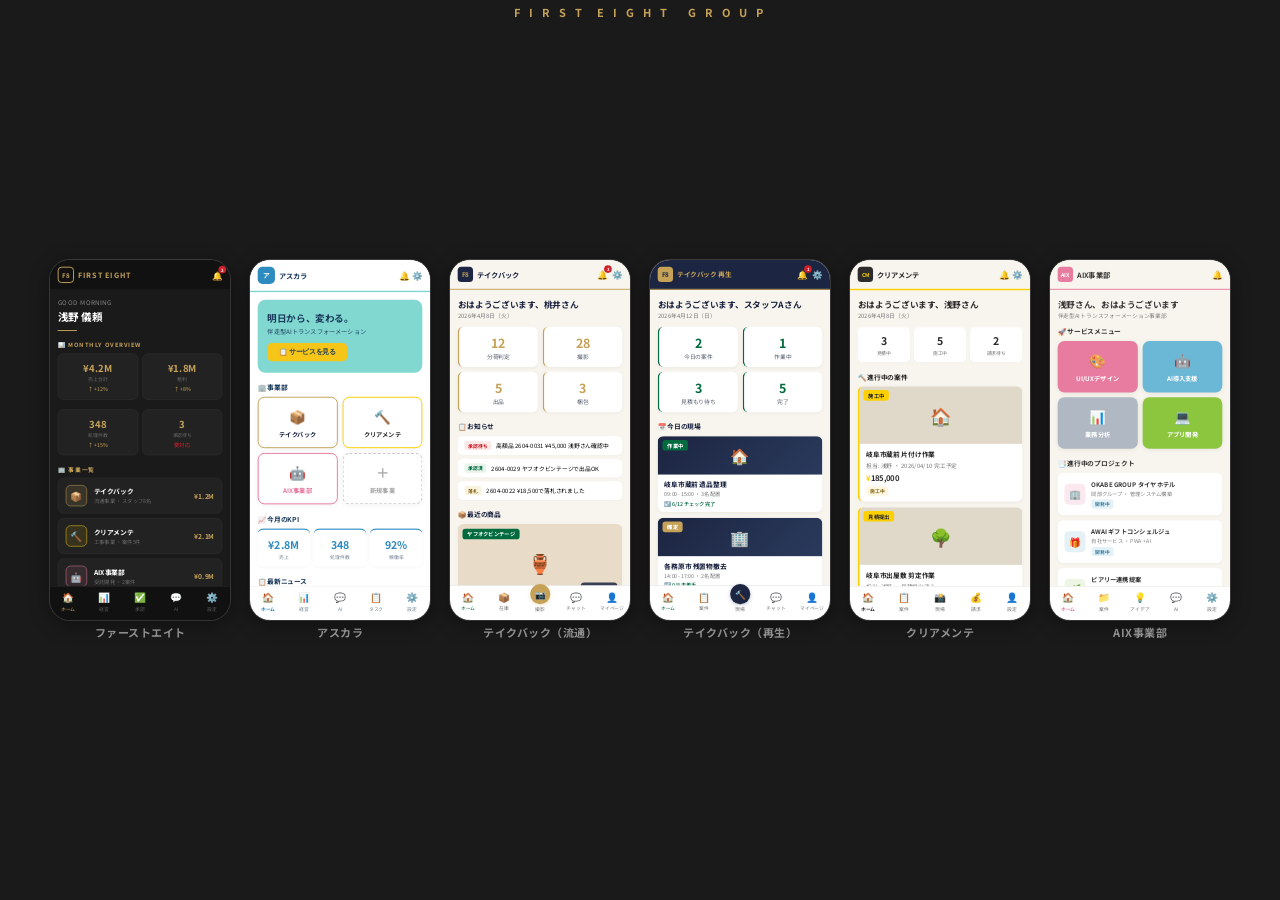
<file: demo.html>
<!DOCTYPE html>
<html lang="ja">
<head>
<meta charset="UTF-8">
<meta name="viewport" content="width=device-width, initial-scale=1.0, viewport-fit=cover">
<title>ファーストエイトグループ</title>
<link rel="preconnect" href="https://fonts.googleapis.com">
<link rel="preconnect" href="https://fonts.gstatic.com" crossorigin>
<link href="https://fonts.googleapis.com/css2?family=Noto+Sans+JP:wght@400;500;700&display=swap" rel="stylesheet">
<style>
* { margin: 0; padding: 0; box-sizing: border-box; }
body {
  font-family: 'Noto Sans JP', sans-serif;
  background: #1a1a1a;
  min-height: 100dvh;
  display: flex; flex-direction: column;
  align-items: center; justify-content: center;
  overflow: hidden;
}
/* 一覧モード */
.showcase {
  display: flex; align-items: flex-end; justify-content: center;
  gap: 12px; padding: 12px;
  width: 100%; max-width: 100vw;
  transition: opacity 0.3s;
}
.showcase.hidden { opacity: 0; pointer-events: none; position: absolute; }
.showcase-title {
  position: fixed; top: 12px; left: 0; right: 0;
  text-align: center; color: #C5A258; font-size: 14px; font-weight: 700;
  letter-spacing: 3px; z-index: 10;
}
.phone-wrap {
  cursor: pointer; transition: transform 0.3s;
  flex-shrink: 0;
}
.phone-wrap:hover { transform: scale(1.02); }
.phone-wrap:active { transform: scale(0.98); }
.phone {
  width: 140px; height: 280px;
  border-radius: 16px; overflow: hidden;
  box-shadow: 0 4px 20px rgba(0,0,0,0.4), 0 0 0 1px #444;
  position: relative; flex-shrink: 0;
}
.phone-label {
  text-align: center; font-size: 9px; font-weight: 700; color: #999;
  margin-top: 6px; letter-spacing: 0.5px;
}
.phone-inner {
  width: 375px; height: 750px;
  transform: scale(0.3733); /* 140/375 */
  transform-origin: top left;
  overflow-y: auto;
  -webkit-overflow-scrolling: touch;
}

/* 拡大モード */
.detail-view {
  position: fixed; top: 0; left: 0; right: 0; bottom: 0;
  display: flex; align-items: center; justify-content: center;
  background: rgba(0,0,0,0.95);
  z-index: 100;
  opacity: 0; pointer-events: none;
  transition: opacity 0.3s;
}
.detail-view.active { opacity: 1; pointer-events: auto; }
.detail-phone {
  width: 320px; height: 640px;
  border-radius: 32px; overflow: hidden;
  box-shadow: 0 8px 40px rgba(0,0,0,0.5), 0 0 0 2px #444;
  position: relative;
}
.detail-phone .phone-inner {
  width: 375px; height: 750px;
  transform: scale(0.8533); /* 320/375 */
  transform-origin: top left;
  overflow-y: auto;
}
.detail-label {
  text-align: center; color: #C5A258; font-size: 16px; font-weight: 700;
  margin-top: 16px; letter-spacing: 2px;
}
.detail-close {
  position: fixed; top: 16px; right: 20px;
  background: none; border: none; color: #888; font-size: 28px;
  cursor: pointer; z-index: 110;
}
.detail-close:active { color: #C5A258; }
.detail-hint {
  position: fixed; bottom: 16px; left: 0; right: 0;
  text-align: center; color: #555; font-size: 11px;
}

/* 横画面最適化 */
@media (orientation: landscape) {
  .showcase { gap: 10px; padding: 8px; align-items: center; }
  .showcase-title { font-size: 11px; top: 4px; }
  .phone { width: 120px; height: 240px; border-radius: 14px; }
  .phone-inner { transform: scale(0.32); }
  .phone-label { font-size: 8px; margin-top: 4px; }
  .detail-phone { width: 280px; height: 560px; border-radius: 28px; }
  .detail-phone .phone-inner { transform: scale(0.7467); }
}

/* PC表示 */
@media (min-width: 900px) {
  .phone { width: 180px; height: 360px; border-radius: 20px; }
  .phone-inner { transform: scale(0.48); }
  .phone-label { font-size: 11px; }
  .showcase { gap: 20px; }
  .detail-phone { width: 375px; height: 750px; border-radius: 40px; }
  .detail-phone .phone-inner { transform: scale(1); }
}
/* ============ EXECUTIVE ============ */
.ex { background: #1A1A1A; }
.ex .hdr {
  padding: 14px 16px; display: flex; align-items: center; justify-content: space-between;
  background: #111; position: sticky; top: 0; z-index: 10;
  border-bottom: 1px solid #333;
}
.ex .hdr-logo {
  width: 34px; height: 34px; border-radius: 8px; background: transparent;
  border: 2px solid #C5A258; color: #C5A258;
  display: flex; align-items: center; justify-content: center; font-size: 13px; font-weight: 700;
}
.ex .hdr-title { font-size: 15px; font-weight: 700; color: #C5A258; margin-left: 8px; letter-spacing: 2px; }
.ex .hdr-left { display: flex; align-items: center; }
.ex .hdr-right { display: flex; gap: 8px; font-size: 18px; }
.ex .notif-dot { position: relative; }
.ex .notif-dot::after {
  content: '2'; position: absolute; top: -6px; right: -8px;
  background: #CE2029; color: #fff; font-size: 9px; font-weight: 700;
  width: 16px; height: 16px; border-radius: 50%;
  display: flex; align-items: center; justify-content: center;
}
.ex .body { padding: 16px; }
.ex .greeting { font-size: 13px; color: #888; letter-spacing: 1px; }
.ex .name { font-size: 22px; font-weight: 700; color: #fff; margin-top: 4px; }
.ex .gold-line { width: 40px; height: 2px; background: #C5A258; margin: 12px 0 20px; }
.ex .section-title { font-size: 12px; font-weight: 700; color: #C5A258; margin-bottom: 10px; letter-spacing: 2px; text-transform: uppercase; }

/* KPI */
.ex .kpi-row { display: flex; gap: 8px; margin-bottom: 20px; }
.ex .kpi {
  flex: 1; background: #222; border-radius: 12px; padding: 14px; text-align: center;
  border: 1px solid #333;
}
.ex .kpi-num { font-size: 20px; font-weight: 700; color: #C5A258; }
.ex .kpi-sub { font-size: 10px; color: #666; margin-top: 2px; }
.ex .kpi-change { font-size: 11px; margin-top: 4px; }
.ex .kpi-up { color: #C5A258; }
.ex .kpi-down { color: #CE2029; }

/* 事業カード */
.ex .biz-list { display: flex; flex-direction: column; gap: 10px; margin-bottom: 20px; }
.ex .biz-card {
  background: #222; border-radius: 12px; padding: 14px 16px;
  border: 1px solid #333; display: flex; align-items: center; gap: 14px;
}
.ex .biz-icon {
  width: 44px; height: 44px; border-radius: 10px;
  display: flex; align-items: center; justify-content: center;
  font-size: 20px; flex-shrink: 0;
}
.ex .bi-tb { background: rgba(197,162,88,0.15); border: 1px solid #C5A258; }
.ex .bi-cm { background: rgba(253,209,0,0.1); border: 1px solid #FDD100; }
.ex .bi-aix { background: rgba(232,124,160,0.1); border: 1px solid #E87CA0; }
.ex .bi-ash { background: rgba(46,139,192,0.1); border: 1px solid #2E8BC0; }
.ex .biz-info { flex: 1; }
.ex .biz-name { font-size: 14px; font-weight: 700; color: #fff; }
.ex .biz-meta { font-size: 11px; color: #666; margin-top: 2px; }
.ex .biz-amount { font-size: 14px; font-weight: 700; color: #C5A258; text-align: right; }

/* 承認待ち */
.ex .approval-card {
  background: #222; border-radius: 10px; padding: 12px 14px; margin-bottom: 8px;
  border-left: 3px solid #CE2029;
  display: flex; align-items: center; gap: 10px;
}
.ex .approval-badge {
  font-size: 10px; font-weight: 700; padding: 2px 8px; border-radius: 5px;
  background: rgba(206,32,41,0.15); color: #CE2029; white-space: nowrap;
}
.ex .approval-text { font-size: 12px; color: #ccc; }

.ex .bnav {
  position: absolute; bottom: 0; left: 0; right: 0;
  display: flex; background: #111; border-top: 1px solid #333;
  padding: 8px 0 16px;
}
.ex .bnav-item {
  flex: 1; display: flex; flex-direction: column; align-items: center;
  font-size: 10px; color: #555; gap: 2px;
}
.ex .bnav-item.active { color: #C5A258; }
.ex .bnav-icon { font-size: 20px; }

/* ============ FIRSTEIGHT (本体) ============ */
.f8 { background: #ffffff; }
.f8 .hdr {
  padding: 14px 16px; display: flex; align-items: center; justify-content: space-between;
  background: #ffffff; position: sticky; top: 0; z-index: 10;
  border-bottom: 3px solid #81D8D0;
}
.f8 .hdr-logo {
  width: 36px; height: 36px; border-radius: 10px;
  background: #2E8BC0; color: #fff;
  display: flex; align-items: center; justify-content: center; font-size: 14px; font-weight: 700;
}
.f8 .hdr-title { font-size: 15px; font-weight: 700; color: #1a3a5c; margin-left: 8px; }
.f8 .hdr-left { display: flex; align-items: center; }
.f8 .hdr-right { display: flex; gap: 8px; font-size: 18px; }
.f8 .body { padding: 16px; }
.f8 .hero {
  background: #81D8D0;
  border-radius: 16px; padding: 24px 20px; color: #1a3a5c; margin-bottom: 20px;
  position: relative; overflow: hidden;
}
.f8 .hero h2 { font-size: 20px; font-weight: 700; }
.f8 .hero p { font-size: 13px; opacity: 0.9; margin-top: 4px; }
.f8 .hero-cta {
  display: inline-block; margin-top: 14px; padding: 10px 24px;
  background: #F5C518; color: #1a3a5c; border-radius: 10px;
  font-size: 14px; font-weight: 700; border: none;
}
.f8 .section-title { font-size: 14px; font-weight: 700; color: #1a3a5c; margin-bottom: 10px; }
.f8 .division-grid { display: grid; grid-template-columns: 1fr 1fr; gap: 10px; margin-bottom: 20px; }
.f8 .div-card {
  border-radius: 14px; padding: 18px 14px; text-align: center;
  font-size: 13px; font-weight: 700;
  box-shadow: 0 2px 10px rgba(0,0,0,0.06);
}
.f8 .div-icon { font-size: 28px; margin-bottom: 8px; }
.f8 .d-tb { background: #fff; border: 2px solid #C5A258; color: #1C2541; }
.f8 .d-cm { background: #fff; border: 2px solid #FDD100; color: #2C2C2C; }
.f8 .d-aix { background: #fff; border: 2px solid #E87CA0; color: #E87CA0; }
.f8 .d-new { background: #fff; border: 2px dashed #ccc; color: #aaa; }
.f8 .kpi-row { display: flex; gap: 8px; margin-bottom: 20px; }
.f8 .kpi {
  flex: 1; background: #fff; border-radius: 12px; padding: 14px; text-align: center;
  box-shadow: 0 2px 8px rgba(0,0,0,0.04);
  border-top: 3px solid #2E8BC0;
}
.f8 .kpi-num { font-size: 22px; font-weight: 700; color: #2E8BC0; }
.f8 .kpi-label { font-size: 10px; color: #7a8a9a; margin-top: 2px; }
.f8 .news-item {
  background: #fff; border-radius: 10px; padding: 12px 14px; margin-bottom: 8px;
  display: flex; align-items: center; gap: 10px; font-size: 12px;
  box-shadow: 0 1px 4px rgba(0,0,0,0.04);
}
.f8 .news-badge {
  font-size: 10px; font-weight: 700; padding: 2px 8px; border-radius: 5px; white-space: nowrap;
}
.f8 .nb-blue { background: #e0f2fa; color: #2E8BC0; }
.f8 .nb-yellow { background: #F5C518; color: #1a3a5c; font-weight: 700; }
.f8 .nb-tiffany { background: #e0f6f4; color: #2a8a82; }

.f8 .bnav {
  position: absolute; bottom: 0; left: 0; right: 0;
  display: flex; background: #fff; border-top: 1px solid #e8eaee;
  padding: 8px 0 16px;
}
.f8 .bnav-item {
  flex: 1; display: flex; flex-direction: column; align-items: center;
  font-size: 10px; color: #7a8a9a; gap: 2px;
}
.f8 .bnav-item.active { color: #2E8BC0; font-weight: 700; }
.f8 .bnav-icon { font-size: 20px; }

/* ============ TAKEBACK ============ */
.tb { background: #F8F5EE; }
.tb .hdr {
  padding: 14px 16px; display: flex; align-items: center; justify-content: space-between;
  border-bottom: 2px solid #C5A258; background: #F8F5EE; position: sticky; top: 0; z-index: 10;
}
.tb .hdr-logo {
  width: 32px; height: 32px; border-radius: 8px; background: #1C2541; color: #C5A258;
  display: flex; align-items: center; justify-content: center; font-size: 13px; font-weight: 700;
}
.tb .hdr-title { font-size: 15px; font-weight: 700; color: #1C2541; margin-left: 8px; }
.tb .hdr-left { display: flex; align-items: center; }
.tb .hdr-right { display: flex; gap: 8px; font-size: 18px; }
.tb .notif-dot { position: relative; }
.tb .notif-dot::after {
  content: '3'; position: absolute; top: -6px; right: -8px;
  background: #CE2029; color: #fff; font-size: 9px; font-weight: 700;
  width: 16px; height: 16px; border-radius: 50%;
  display: flex; align-items: center; justify-content: center;
}
.tb .body { padding: 16px; }
.tb .greeting { font-size: 18px; font-weight: 700; color: #1C2541; }
.tb .date { font-size: 12px; color: #7a7a7a; margin-top: 2px; margin-bottom: 16px; }
.tb .stats { display: grid; grid-template-columns: 1fr 1fr; gap: 10px; margin-bottom: 20px; }
.tb .stat {
  background: #fff; border-radius: 12px; padding: 14px; text-align: center;
  box-shadow: 0 2px 8px rgba(28,37,65,0.06);
  border-left: 3px solid #C5A258;
}
.tb .stat-num { font-size: 26px; font-weight: 700; color: #C5A258; }
.tb .stat-label { font-size: 12px; color: #5a6272; margin-top: 2px; }
.tb .section-title { font-size: 14px; font-weight: 700; color: #1C2541; margin-bottom: 10px; }

/* 商品カード with image */
.tb .product-card {
  background: #fff; border-radius: 12px; overflow: hidden;
  box-shadow: 0 2px 8px rgba(28,37,65,0.06); margin-bottom: 12px;
}
.tb .product-img {
  width: 100%; height: 160px; object-fit: cover;
  background: #e8dcc8;
  display: flex; align-items: center; justify-content: center;
  color: #8a7a5a; font-size: 40px; position: relative;
}
.tb .product-img .channel-tag {
  position: absolute; top: 10px; left: 10px;
  background: #006B3F; color: #fff; padding: 3px 10px; border-radius: 6px;
  font-size: 11px; font-weight: 700;
}
.tb .product-img .price-tag {
  position: absolute; bottom: 10px; right: 10px;
  background: rgba(28,37,65,0.85); color: #C5A258; padding: 4px 12px; border-radius: 8px;
  font-size: 14px; font-weight: 700;
}
.tb .product-info { padding: 12px 14px; }
.tb .product-number { font-size: 12px; font-weight: 700; color: #C5A258; font-family: monospace; }
.tb .product-name { font-size: 14px; font-weight: 500; color: #1C2541; margin-top: 2px; }
.tb .product-meta { font-size: 11px; color: #7a7a7a; margin-top: 4px; }
.tb .product-status {
  display: inline-block; font-size: 10px; font-weight: 700;
  padding: 2px 8px; border-radius: 4px; margin-top: 6px;
}
.tb .status-green { background: #e6f4ec; color: #006B3F; }
.tb .status-red { background: #fde8e8; color: #CE2029; }
.tb .status-gold { background: #faf3e0; color: #8a6d20; }

/* 撮影ボタン */
.tb .camera-btn {
  display: flex; align-items: center; justify-content: center; gap: 8px;
  width: 100%; padding: 16px; border-radius: 14px; border: none;
  background: #006B3F; color: #fff;
  font-size: 16px; font-weight: 700; margin-top: 16px;
  box-shadow: 0 4px 16px rgba(0,107,63,0.25);
}

/* お知らせ */
.tb .notice {
  background: #fff; border-radius: 10px; padding: 10px 14px; margin-bottom: 8px;
  display: flex; align-items: center; gap: 10px; font-size: 12px;
  box-shadow: 0 1px 4px rgba(0,0,0,0.04);
}
.tb .notice-badge {
  font-size: 10px; font-weight: 700; padding: 2px 8px; border-radius: 5px; white-space: nowrap;
}
.tb .badge-red { background: #fde8e8; color: #CE2029; }
.tb .badge-green { background: #e6f4ec; color: #006B3F; }
.tb .badge-gold { background: #faf3e0; color: #8a6d20; }

/* ボトムナビ */
.tb .bnav {
  position: absolute; bottom: 0; left: 0; right: 0;
  display: flex; background: #fff; border-top: 1px solid #dde0e6;
  padding: 8px 0 16px;
}
.tb .bnav-item {
  flex: 1; display: flex; flex-direction: column; align-items: center;
  font-size: 10px; color: #7a7a7a; gap: 2px;
}
.tb .bnav-item.active { color: #006B3F; }
.tb .bnav-icon { font-size: 20px; }
.tb .bnav-cam {
  background: #C5A258; color: #fff; width: 42px; height: 42px;
  border-radius: 50%; display: flex; align-items: center; justify-content: center;
  font-size: 18px; margin-top: -12px; box-shadow: 0 2px 8px rgba(197,162,88,0.3);
}

/* ============ TAKEBACK SAISEI ============ */
.tkbs { background: #F8F5EE; }
.tkbs .hdr {
  padding: 14px 16px; display: flex; align-items: center; justify-content: space-between;
  border-bottom: 2px solid #C5A258; background: #1C2541; position: sticky; top: 0; z-index: 10;
}
.tkbs .hdr-logo {
  width: 32px; height: 32px; border-radius: 8px; background: #C5A258; color: #1C2541;
  display: flex; align-items: center; justify-content: center; font-size: 13px; font-weight: 700;
}
.tkbs .hdr-title { font-size: 14px; font-weight: 700; color: #C5A258; margin-left: 8px; }
.tkbs .hdr-left { display: flex; align-items: center; }
.tkbs .hdr-right { display: flex; gap: 8px; font-size: 18px; }
.tkbs .notif-dot { position: relative; }
.tkbs .notif-dot::after {
  content: '1'; position: absolute; top: -6px; right: -8px;
  background: #CE2029; color: #fff; font-size: 9px; font-weight: 700;
  width: 16px; height: 16px; border-radius: 50%;
  display: flex; align-items: center; justify-content: center;
}
.tkbs .body { padding: 16px; }
.tkbs .greeting { font-size: 18px; font-weight: 700; color: #1C2541; }
.tkbs .date { font-size: 12px; color: #7a7a7a; margin-top: 2px; margin-bottom: 16px; }
.tkbs .stats { display: grid; grid-template-columns: 1fr 1fr; gap: 10px; margin-bottom: 20px; }
.tkbs .stat {
  background: #fff; border-radius: 12px; padding: 14px; text-align: center;
  box-shadow: 0 2px 8px rgba(28,37,65,0.06);
  border-left: 3px solid #006B3F;
}
.tkbs .stat-num { font-size: 26px; font-weight: 700; color: #006B3F; }
.tkbs .stat-label { font-size: 12px; color: #5a6272; margin-top: 2px; }
.tkbs .section-title { font-size: 14px; font-weight: 700; color: #1C2541; margin-bottom: 10px; }

/* 現場カード */
.tkbs .genba-card {
  background: #fff; border-radius: 12px; overflow: hidden;
  box-shadow: 0 2px 8px rgba(28,37,65,0.06); margin-bottom: 12px;
}
.tkbs .genba-img {
  width: 100%; height: 80px;
  background: linear-gradient(135deg, #1C2541 0%, #2a3a5c 100%);
  display: flex; align-items: center; justify-content: center;
  color: #C5A258; font-size: 32px; position: relative;
}
.tkbs .genba-tag {
  position: absolute; top: 8px; left: 10px;
  color: #fff; padding: 3px 10px; border-radius: 6px;
  font-size: 11px; font-weight: 700;
}
.tkbs .tag-working { background: #006B3F; }
.tkbs .tag-confirmed { background: #C5A258; }
.tkbs .tag-completed { background: #5a6272; }
.tkbs .genba-info { padding: 10px 14px; }
.tkbs .genba-title { font-size: 14px; font-weight: 700; color: #1C2541; }
.tkbs .genba-meta { font-size: 11px; color: #7a7a7a; margin-top: 2px; }
.tkbs .genba-checklist { font-size: 11px; color: #006B3F; margin-top: 4px; font-weight: 500; }

/* 動産引き継ぎ */
.tkbs .handover-card {
  background: #fff; border-radius: 10px; padding: 12px 14px;
  display: flex; align-items: center; gap: 10px;
  box-shadow: 0 1px 4px rgba(0,0,0,0.04); margin-bottom: 8px;
}
.tkbs .handover-icon { font-size: 24px; }
.tkbs .handover-info { flex: 1; }
.tkbs .handover-title { font-size: 13px; font-weight: 700; color: #1C2541; }
.tkbs .handover-meta { font-size: 11px; color: #7a7a7a; margin-top: 2px; }
.tkbs .handover-status {
  font-size: 10px; font-weight: 700; padding: 3px 10px; border-radius: 6px;
  background: #faf3e0; color: #8a6d20;
}

/* 現場開始ボタン */
.tkbs .genba-btn {
  display: flex; align-items: center; justify-content: center; gap: 8px;
  width: 100%; padding: 16px; border-radius: 14px; border: none;
  background: #1C2541; color: #C5A258;
  font-size: 16px; font-weight: 700; margin-top: 16px;
  box-shadow: 0 4px 16px rgba(28,37,65,0.25);
}

/* ボトムナビ */
.tkbs .bnav {
  position: absolute; bottom: 0; left: 0; right: 0;
  display: flex; background: #fff; border-top: 1px solid #dde0e6;
  padding: 8px 0 16px;
}
.tkbs .bnav-item {
  flex: 1; display: flex; flex-direction: column; align-items: center;
  font-size: 10px; color: #7a7a7a; gap: 2px;
}
.tkbs .bnav-item.active { color: #006B3F; }
.tkbs .bnav-icon { font-size: 20px; }
.tkbs .bnav-cam-s {
  background: #1C2541; color: #C5A258; width: 42px; height: 42px;
  border-radius: 50%; display: flex; align-items: center; justify-content: center;
  font-size: 18px; margin-top: -12px; box-shadow: 0 2px 8px rgba(28,37,65,0.3);
}

/* ============ CLEARMAINTE ============ */
.cm { background: #F8F5EE; }
.cm .hdr {
  padding: 14px 16px; display: flex; align-items: center; justify-content: space-between;
  border-bottom: 3px solid #FDD100; background: #F8F5EE; position: sticky; top: 0; z-index: 10;
}
.cm .hdr-logo {
  width: 32px; height: 32px; border-radius: 8px; background: #2C2C2C; color: #FDD100;
  display: flex; align-items: center; justify-content: center; font-size: 11px; font-weight: 700;
}
.cm .hdr-title { font-size: 15px; font-weight: 700; color: #2C2C2C; margin-left: 8px; }
.cm .hdr-left { display: flex; align-items: center; }
.cm .hdr-right { font-size: 18px; }
.cm .body { padding: 16px; }
.cm .greeting { font-size: 18px; font-weight: 700; color: #2C2C2C; }
.cm .date { font-size: 12px; color: #7a7a7a; margin-top: 2px; margin-bottom: 16px; }
.cm .section-title { font-size: 14px; font-weight: 700; color: #2C2C2C; margin-bottom: 10px; }

/* 案件カード */
.cm .job-card {
  background: #fff; border-radius: 12px; overflow: hidden;
  box-shadow: 0 2px 8px rgba(44,44,44,0.06); margin-bottom: 12px;
  border-left: 4px solid #FDD100;
}
.cm .job-img {
  width: 100%; height: 120px;
  background: #e0d8c8;
  display: flex; align-items: center; justify-content: center;
  color: #8a8068; font-size: 36px; position: relative;
}
.cm .job-img .job-tag {
  position: absolute; top: 8px; left: 8px;
  background: #FDD100; color: #2C2C2C; padding: 3px 10px; border-radius: 6px;
  font-size: 11px; font-weight: 700;
}
.cm .job-info { padding: 12px 14px; }
.cm .job-title { font-size: 14px; font-weight: 700; color: #2C2C2C; }
.cm .job-meta { font-size: 12px; color: #7a7a7a; margin-top: 4px; }
.cm .job-amount { font-size: 16px; font-weight: 700; color: #2C2C2C; margin-top: 6px; }
.cm .job-amount span { color: #FDD100; }
.cm .job-status {
  display: inline-block; font-size: 10px; font-weight: 700;
  padding: 2px 8px; border-radius: 4px; margin-top: 6px;
}
.cm .status-progress { background: #fef6e0; color: #8a7020; }
.cm .status-done { background: #e6f4ec; color: #2d7a3e; }

.cm .stats { display: grid; grid-template-columns: 1fr 1fr 1fr; gap: 8px; margin-bottom: 20px; }
.cm .stat {
  background: #fff; border-radius: 10px; padding: 12px; text-align: center;
  box-shadow: 0 1px 4px rgba(0,0,0,0.04);
}
.cm .stat-num { font-size: 22px; font-weight: 700; color: #2C2C2C; }
.cm .stat-label { font-size: 10px; color: #7a7a7a; margin-top: 2px; }

.cm .bnav {
  position: absolute; bottom: 0; left: 0; right: 0;
  display: flex; background: #fff; border-top: 1px solid #e0dcd6;
  padding: 8px 0 16px;
}
.cm .bnav-item {
  flex: 1; display: flex; flex-direction: column; align-items: center;
  font-size: 10px; color: #7a7a7a; gap: 2px;
}
.cm .bnav-item.active { color: #2C2C2C; font-weight: 700; }
.cm .bnav-icon { font-size: 20px; }

/* ============ AIX ============ */
.aix { background: #F8F5EE; }
.aix .hdr {
  padding: 14px 16px; display: flex; align-items: center; justify-content: space-between;
  background: #F8F5EE; position: sticky; top: 0; z-index: 10;
  border-bottom: 2px solid transparent;
  border-bottom: 2px solid #E87CA0;
}
.aix .hdr-logo {
  width: 32px; height: 32px; border-radius: 8px;
  background: #E87CA0; color: #fff;
  display: flex; align-items: center; justify-content: center; font-size: 11px; font-weight: 700;
}
.aix .hdr-title { font-size: 15px; font-weight: 700; color: #3a3a3a; margin-left: 8px; }
.aix .hdr-left { display: flex; align-items: center; }
.aix .hdr-right { font-size: 18px; }
.aix .body { padding: 16px; }
.aix .greeting { font-size: 18px; font-weight: 700; color: #3a3a3a; }
.aix .sub { font-size: 12px; color: #888; margin-top: 2px; margin-bottom: 16px; }
.aix .section-title { font-size: 14px; font-weight: 700; color: #3a3a3a; margin-bottom: 10px; }

/* サービスカード */
.aix .service-grid { display: grid; grid-template-columns: 1fr 1fr; gap: 10px; margin-bottom: 20px; }
.aix .service-card {
  border-radius: 14px; padding: 20px 14px; text-align: center;
  color: #fff; font-weight: 700; font-size: 13px;
  box-shadow: 0 2px 12px rgba(0,0,0,0.08);
}
.aix .service-icon { font-size: 28px; margin-bottom: 8px; }
.aix .s-pink { background: #E87CA0; }
.aix .s-blue { background: #6BB8D6; }
.aix .s-silver { background: #B0B8C4; }
.aix .s-green { background: #8CC63F; }

/* 提案書カード */
.aix .proposal-card {
  background: #fff; border-radius: 12px; padding: 14px;
  box-shadow: 0 2px 8px rgba(0,0,0,0.04); margin-bottom: 10px;
  display: flex; align-items: center; gap: 12px;
}
.aix .proposal-icon {
  width: 44px; height: 44px; border-radius: 10px;
  display: flex; align-items: center; justify-content: center;
  font-size: 20px; flex-shrink: 0;
}
.aix .pi-pink { background: #fce8ef; }
.aix .pi-blue { background: #e4f2f8; }
.aix .pi-green { background: #edf6e4; }
.aix .proposal-title { font-size: 13px; font-weight: 700; color: #3a3a3a; }
.aix .proposal-meta { font-size: 11px; color: #888; margin-top: 2px; }
.aix .proposal-status {
  font-size: 10px; font-weight: 700; padding: 2px 8px; border-radius: 4px;
  margin-top: 4px; display: inline-block;
}
.aix .ps-progress { background: #e4f2f8; color: #4a8aa8; }
.aix .ps-review { background: #fce8ef; color: #c4607a; }

.aix .bnav {
  position: absolute; bottom: 0; left: 0; right: 0;
  display: flex; background: #fff; border-top: 1px solid #e0dcd6;
  padding: 8px 0 16px;
}
.aix .bnav-item {
  flex: 1; display: flex; flex-direction: column; align-items: center;
  font-size: 10px; color: #7a7a7a; gap: 2px;
}
.aix .bnav-item.active { color: #E87CA0; font-weight: 700; }
.aix .bnav-icon { font-size: 20px; }
</style>
</head>
<body>

<div class="showcase-title">F I R S T&nbsp;&nbsp;E I G H T&nbsp;&nbsp;&nbsp;G R O U P</div>

<!-- 拡大表示 -->
<div class="detail-view" id="detailView" onclick="closeDetail()">
  <button class="detail-close" onclick="closeDetail()">✕</button>
  <div>
    <div class="detail-phone" id="detailPhone" onclick="event.stopPropagation()"></div>
    <div class="detail-label" id="detailLabel"></div>
  </div>
  <div class="detail-hint">タップで戻る</div>
</div>

<div class="showcase" id="showcase">

<!-- ========== Executive ========== -->
<div class="phone-wrap" onclick="openDetail(this, 'ファーストエイト')">
<div class="phone">
<div class="phone-inner ex">
  <div class="hdr">
    <div class="hdr-left">
      <div class="hdr-logo">F8</div>
      <span class="hdr-title">FIRST EIGHT</span>
    </div>
    <div class="hdr-right">
      <span class="notif-dot">🔔</span>
    </div>
  </div>
  <div class="body" style="padding-bottom:80px;">
    <div class="greeting">GOOD MORNING</div>
    <div class="name">浅野 儀頼</div>
    <div class="gold-line"></div>

    <div class="section-title">📊 Monthly Overview</div>
    <div class="kpi-row">
      <div class="kpi">
        <div class="kpi-num">¥4.2M</div>
        <div class="kpi-sub">売上合計</div>
        <div class="kpi-change kpi-up">↑ +12%</div>
      </div>
      <div class="kpi">
        <div class="kpi-num">¥1.8M</div>
        <div class="kpi-sub">粗利</div>
        <div class="kpi-change kpi-up">↑ +8%</div>
      </div>
    </div>
    <div class="kpi-row">
      <div class="kpi">
        <div class="kpi-num">348</div>
        <div class="kpi-sub">処理件数</div>
        <div class="kpi-change kpi-up">↑ +15%</div>
      </div>
      <div class="kpi">
        <div class="kpi-num">3</div>
        <div class="kpi-sub">承認待ち</div>
        <div class="kpi-change kpi-down">要対応</div>
      </div>
    </div>

    <div class="section-title">🏢 事業一覧</div>
    <div class="biz-list">
      <div class="biz-card">
        <div class="biz-icon bi-tb">📦</div>
        <div class="biz-info">
          <div class="biz-name">テイクバック</div>
          <div class="biz-meta">流通事業 ・ スタッフ8名</div>
        </div>
        <div class="biz-amount">¥1.2M</div>
      </div>
      <div class="biz-card">
        <div class="biz-icon bi-cm">🔨</div>
        <div class="biz-info">
          <div class="biz-name">クリアメンテ</div>
          <div class="biz-meta">工事事業 ・ 案件5件</div>
        </div>
        <div class="biz-amount">¥2.1M</div>
      </div>
      <div class="biz-card">
        <div class="biz-icon bi-aix">🤖</div>
        <div class="biz-info">
          <div class="biz-name">AIX事業部</div>
          <div class="biz-meta">受託開発 ・ 2案件</div>
        </div>
        <div class="biz-amount">¥0.9M</div>
      </div>
      <div class="biz-card">
        <div class="biz-icon bi-ash">🚀</div>
        <div class="biz-info">
          <div class="biz-name">アスカラ</div>
          <div class="biz-meta">リード獲得 ・ 営業</div>
        </div>
        <div class="biz-amount">—</div>
      </div>
    </div>

    <div class="section-title">🔴 承認待ち</div>
    <div class="approval-card">
      <span class="approval-badge">高額品</span>
      <span class="approval-text">2604-0031 真鍮ランプ ¥45,000</span>
    </div>
    <div class="approval-card">
      <span class="approval-badge">相談</span>
      <span class="approval-text">林さん: アンティーク判定相談</span>
    </div>
    <div class="approval-card">
      <span class="approval-badge">見積</span>
      <span class="approval-text">岐阜市蔵前 片付け ¥185,000</span>
    </div>
  </div>
  <div class="bnav">
    <div class="bnav-item active"><span class="bnav-icon">🏠</span>ホーム</div>
    <div class="bnav-item"><span class="bnav-icon">📊</span>経営</div>
    <div class="bnav-item"><span class="bnav-icon">✅</span>承認</div>
    <div class="bnav-item"><span class="bnav-icon">💬</span>AI</div>
    <div class="bnav-item"><span class="bnav-icon">⚙️</span>設定</div>
  </div>
</div>
</div>
<div class="phone-label">ファーストエイト</div>
</div>

<!-- ========== アスカラ（リード獲得） ========== -->
<div class="phone-wrap" onclick="openDetail(this, 'アスカラ')">
<div class="phone">
<div class="phone-inner f8">
  <div class="hdr">
    <div class="hdr-left">
      <div class="hdr-logo">ア</div>
      <span class="hdr-title">アスカラ</span>
    </div>
    <div class="hdr-right">🔔 ⚙️</div>
  </div>
  <div class="body" style="padding-bottom:80px;">
    <div class="hero">
      <h2>明日から、変わる。</h2>

      <p>伴走型AIトランスフォーメーション</p>
      <button class="hero-cta">📋 サービスを見る</button>
    </div>

    <div class="section-title">🏢 事業部</div>
    <div class="division-grid">
      <div class="div-card d-tb"><div class="div-icon">📦</div>テイクバック</div>
      <div class="div-card d-cm"><div class="div-icon">🔨</div>クリアメンテ</div>
      <div class="div-card d-aix"><div class="div-icon">🤖</div>AIX事業部</div>
      <div class="div-card d-new"><div class="div-icon">＋</div>新規事業</div>
    </div>

    <div class="section-title">📈 今月のKPI</div>
    <div class="kpi-row">
      <div class="kpi"><div class="kpi-num">¥2.8M</div><div class="kpi-label">売上</div></div>
      <div class="kpi"><div class="kpi-num">348</div><div class="kpi-label">処理件数</div></div>
      <div class="kpi"><div class="kpi-num">92%</div><div class="kpi-label">稼働率</div></div>
    </div>

    <div class="section-title">📋 最新ニュース</div>
    <div class="news-item">
      <span class="news-badge nb-yellow">売上</span>
      <span>テイクバック 4月売上 ¥1.2M（前月比+15%）</span>
    </div>
    <div class="news-item">
      <span class="news-badge nb-blue">案件</span>
      <span>クリアメンテ 新規見積2件追加</span>
    </div>
    <div class="news-item">
      <span class="news-badge nb-tiffany">AIX</span>
      <span>OKABE GROUP 開発フェーズ2開始</span>
    </div>
  </div>
  <div class="bnav">
    <div class="bnav-item active"><span class="bnav-icon">🏠</span>ホーム</div>
    <div class="bnav-item"><span class="bnav-icon">📊</span>経営</div>
    <div class="bnav-item"><span class="bnav-icon">💬</span>AI</div>
    <div class="bnav-item"><span class="bnav-icon">📋</span>タスク</div>
    <div class="bnav-item"><span class="bnav-icon">⚙️</span>設定</div>
  </div>
</div>
</div>
<div class="phone-label">アスカラ</div>
</div>

<!-- ========== テイクバック ========== -->
<div class="phone-wrap" onclick="openDetail(this, 'テイクバック')">
<div class="phone">
<div class="phone-inner tb">
  <div class="hdr">
    <div class="hdr-left">
      <div class="hdr-logo">F8</div>
      <span class="hdr-title">テイクバック</span>
    </div>
    <div class="hdr-right">
      <span class="notif-dot">🔔</span>
      <span>⚙️</span>
    </div>
  </div>
  <div class="body" style="padding-bottom:80px;">
    <div class="greeting">おはようございます、桃井さん</div>
    <div class="date">2026年4月8日（火）</div>

    <div class="stats">
      <div class="stat"><div class="stat-num">12</div><div class="stat-label">分荷判定</div></div>
      <div class="stat"><div class="stat-num">28</div><div class="stat-label">撮影</div></div>
      <div class="stat"><div class="stat-num">5</div><div class="stat-label">出品</div></div>
      <div class="stat"><div class="stat-num">3</div><div class="stat-label">梱包</div></div>
    </div>

    <div class="section-title">📋 お知らせ</div>
    <div class="notice">
      <span class="notice-badge badge-red">承認待ち</span>
      <span>高額品 2604-0031 ¥45,000 浅野さん確認中</span>
    </div>
    <div class="notice">
      <span class="notice-badge badge-green">承認済</span>
      <span>2604-0029 ヤフオクビンテージで出品OK</span>
    </div>
    <div class="notice">
      <span class="notice-badge badge-gold">落札</span>
      <span>2604-0022 ¥18,500で落札されました</span>
    </div>

    <div style="margin-top:20px">
      <div class="section-title">📦 最近の商品</div>
      <div class="product-card">
        <div class="product-img">
          🏺
          <span class="channel-tag">ヤフオクビンテージ</span>
          <span class="price-tag">¥18,000</span>
        </div>
        <div class="product-info">
          <div class="product-number">2604-0031</div>
          <div class="product-name">アンティーク 真鍮テーブルランプ</div>
          <div class="product-meta">分荷: 桃井侑菜 ・ 保管: A-2</div>
          <span class="product-status status-red">承認待ち</span>
        </div>
      </div>
      <div class="product-card">
        <div class="product-img">
          📻
          <span class="channel-tag">ヤフオク現行</span>
          <span class="price-tag">¥4,500</span>
        </div>
        <div class="product-info">
          <div class="product-number">2604-0030</div>
          <div class="product-name">SONY トランジスタラジオ ICF-506</div>
          <div class="product-meta">分荷: 横山優 ・ 保管: B-1</div>
          <span class="product-status status-green">出品中</span>
        </div>
      </div>
    </div>

    <button class="camera-btn">📷 撮影を開始する</button>
  </div>
  <div class="bnav">
    <div class="bnav-item active"><span class="bnav-icon">🏠</span>ホーム</div>
    <div class="bnav-item"><span class="bnav-icon">📦</span>在庫</div>
    <div class="bnav-item"><span class="bnav-cam">📷</span>撮影</div>
    <div class="bnav-item"><span class="bnav-icon">💬</span>チャット</div>
    <div class="bnav-item"><span class="bnav-icon">👤</span>マイページ</div>
  </div>
</div>
</div>
<div class="phone-label">テイクバック（流通）</div>
</div>

<!-- ========== テイクバック再生 ========== -->
<div class="phone-wrap" onclick="openDetail(this, 'テイクバック（再生）')">
<div class="phone">
<div class="phone-inner tkbs">
  <div class="hdr">
    <div class="hdr-left">
      <div class="hdr-logo">F8</div>
      <span class="hdr-title">テイクバック 再生</span>
    </div>
    <div class="hdr-right">
      <span class="notif-dot">🔔</span>
      <span>⚙️</span>
    </div>
  </div>
  <div class="body" style="padding-bottom:80px;">
    <div class="greeting">おはようございます、スタッフAさん</div>
    <div class="date">2026年4月12日（日）</div>

    <div class="stats">
      <div class="stat"><div class="stat-num">2</div><div class="stat-label">今日の案件</div></div>
      <div class="stat"><div class="stat-num">1</div><div class="stat-label">作業中</div></div>
      <div class="stat"><div class="stat-num">3</div><div class="stat-label">見積もり待ち</div></div>
      <div class="stat"><div class="stat-num">5</div><div class="stat-label">完了</div></div>
    </div>

    <div class="section-title">📅 今日の現場</div>
    <div class="genba-card">
      <div class="genba-img">
        🏠
        <span class="genba-tag tag-working">作業中</span>
      </div>
      <div class="genba-info">
        <div class="genba-title">岐阜市蔵前 遺品整理</div>
        <div class="genba-meta">09:00 - 15:00 ・ 3名配置</div>
        <div class="genba-checklist">☑️ 6/12 チェック完了</div>
      </div>
    </div>
    <div class="genba-card">
      <div class="genba-img">
        🏢
        <span class="genba-tag tag-confirmed">確定</span>
      </div>
      <div class="genba-info">
        <div class="genba-title">各務原市 残置物撤去</div>
        <div class="genba-meta">14:00 - 17:00 ・ 2名配置</div>
        <div class="genba-checklist">☑️ 0/8 未着手</div>
      </div>
    </div>

    <div class="section-title" style="margin-top:16px">📦 動産引き継ぎ</div>
    <div class="handover-card">
      <span class="handover-icon">📦</span>
      <div class="handover-info">
        <div class="handover-title">蔵前案件 → 流通事業</div>
        <div class="handover-meta">回収品 12点 ・ 4/13 搬入予定</div>
      </div>
      <span class="handover-status">待ち</span>
    </div>

    <button class="genba-btn">🔨 現場作業を開始する</button>
  </div>
  <div class="bnav">
    <div class="bnav-item active"><span class="bnav-icon">🏠</span>ホーム</div>
    <div class="bnav-item"><span class="bnav-icon">📋</span>案件</div>
    <div class="bnav-item"><span class="bnav-cam-s">🔨</span>現場</div>
    <div class="bnav-item"><span class="bnav-icon">💬</span>チャット</div>
    <div class="bnav-item"><span class="bnav-icon">👤</span>マイページ</div>
  </div>
</div>
</div>
<div class="phone-label">テイクバック（再生）</div>
</div>

<!-- ========== クリアメンテ ========== -->
<div class="phone-wrap" onclick="openDetail(this, 'クリアメンテ')">
<div class="phone">
<div class="phone-inner cm">
  <div class="hdr">
    <div class="hdr-left">
      <div class="hdr-logo">CM</div>
      <span class="hdr-title">クリアメンテ</span>
    </div>
    <div class="hdr-right">🔔 ⚙️</div>
  </div>
  <div class="body" style="padding-bottom:80px;">
    <div class="greeting">おはようございます、浅野さん</div>
    <div class="date">2026年4月8日（火）</div>

    <div class="stats">
      <div class="stat"><div class="stat-num">3</div><div class="stat-label">見積中</div></div>
      <div class="stat"><div class="stat-num">5</div><div class="stat-label">施工中</div></div>
      <div class="stat"><div class="stat-num">2</div><div class="stat-label">請求待ち</div></div>
    </div>

    <div class="section-title">🔨 進行中の案件</div>
    <div class="job-card">
      <div class="job-img">
        🏠
        <span class="job-tag">施工中</span>
      </div>
      <div class="job-info">
        <div class="job-title">岐阜市蔵前 片付け作業</div>
        <div class="job-meta">担当: 浅野 ・ 2026/04/10 完工予定</div>
        <div class="job-amount"><span>¥</span>185,000</div>
        <span class="job-status status-progress">施工中</span>
      </div>
    </div>
    <div class="job-card">
      <div class="job-img">
        🌳
        <span class="job-tag">見積提出</span>
      </div>
      <div class="job-info">
        <div class="job-title">岐阜市出屋敷 剪定作業</div>
        <div class="job-meta">担当: 浅野 ・ 見積提出済み</div>
        <div class="job-amount"><span>¥</span>120,000</div>
        <span class="job-status status-done">返答待ち</span>
      </div>
    </div>
  </div>
  <div class="bnav">
    <div class="bnav-item active"><span class="bnav-icon">🏠</span>ホーム</div>
    <div class="bnav-item"><span class="bnav-icon">📋</span>案件</div>
    <div class="bnav-item"><span class="bnav-icon">📸</span>現場</div>
    <div class="bnav-item"><span class="bnav-icon">💰</span>請求</div>
    <div class="bnav-item"><span class="bnav-icon">👤</span>設定</div>
  </div>
</div>
</div>
<div class="phone-label">クリアメンテ</div>
</div>

<!-- ========== AIX ========== -->
<div class="phone-wrap" onclick="openDetail(this, 'AIX事業部')">
<div class="phone">
<div class="phone-inner aix">
  <div class="hdr">
    <div class="hdr-left">
      <div class="hdr-logo">AIX</div>
      <span class="hdr-title">AIX事業部</span>
    </div>
    <div class="hdr-right">🔔</div>
  </div>
  <div class="body" style="padding-bottom:80px;">
    <div class="greeting">浅野さん、おはようございます</div>
    <div class="sub">伴走型AIトランスフォーメーション事業部</div>

    <div class="section-title">🚀 サービスメニュー</div>
    <div class="service-grid">
      <div class="service-card s-pink">
        <div class="service-icon">🎨</div>
        UI/UXデザイン
      </div>
      <div class="service-card s-blue">
        <div class="service-icon">🤖</div>
        AI導入支援
      </div>
      <div class="service-card s-silver">
        <div class="service-icon">📊</div>
        業務分析
      </div>
      <div class="service-card s-green">
        <div class="service-icon">💻</div>
        アプリ開発
      </div>
    </div>

    <div class="section-title">📑 進行中のプロジェクト</div>
    <div class="proposal-card">
      <div class="proposal-icon pi-pink">🏢</div>
      <div>
        <div class="proposal-title">OKABE GROUP タイヤホテル</div>
        <div class="proposal-meta">岡部グループ ・ 管理システム構築</div>
        <span class="proposal-status ps-progress">開発中</span>
      </div>
    </div>
    <div class="proposal-card">
      <div class="proposal-icon pi-blue">🎁</div>
      <div>
        <div class="proposal-title">AWAI ギフトコンシェルジュ</div>
        <div class="proposal-meta">自社サービス ・ PWA + AI</div>
        <span class="proposal-status ps-progress">開発中</span>
      </div>
    </div>
    <div class="proposal-card">
      <div class="proposal-icon pi-green">🌿</div>
      <div>
        <div class="proposal-title">ピアリー連携提案</div>
        <div class="proposal-meta">業務提携 ・ 4/15商談予定</div>
        <span class="proposal-status ps-review">準備中</span>
      </div>
    </div>
  </div>
  <div class="bnav">
    <div class="bnav-item active"><span class="bnav-icon">🏠</span>ホーム</div>
    <div class="bnav-item"><span class="bnav-icon">📁</span>案件</div>
    <div class="bnav-item"><span class="bnav-icon">💡</span>アイデア</div>
    <div class="bnav-item"><span class="bnav-icon">💬</span>AI</div>
    <div class="bnav-item"><span class="bnav-icon">⚙️</span>設定</div>
  </div>
</div>
</div>
<div class="phone-label">AIX事業部</div>
</div>

</div><!-- /showcase -->

<script>
function openDetail(wrap, label) {
  const phone = wrap.querySelector('.phone');
  const inner = phone.querySelector('.phone-inner');
  const clone = inner.cloneNode(true);
  const detailPhone = document.getElementById('detailPhone');
  detailPhone.innerHTML = '';
  detailPhone.appendChild(clone);
  document.getElementById('detailLabel').textContent = label;
  document.getElementById('detailView').classList.add('active');
}
function closeDetail() {
  document.getElementById('detailView').classList.remove('active');
}
</script>

</body>
</html>
</file>
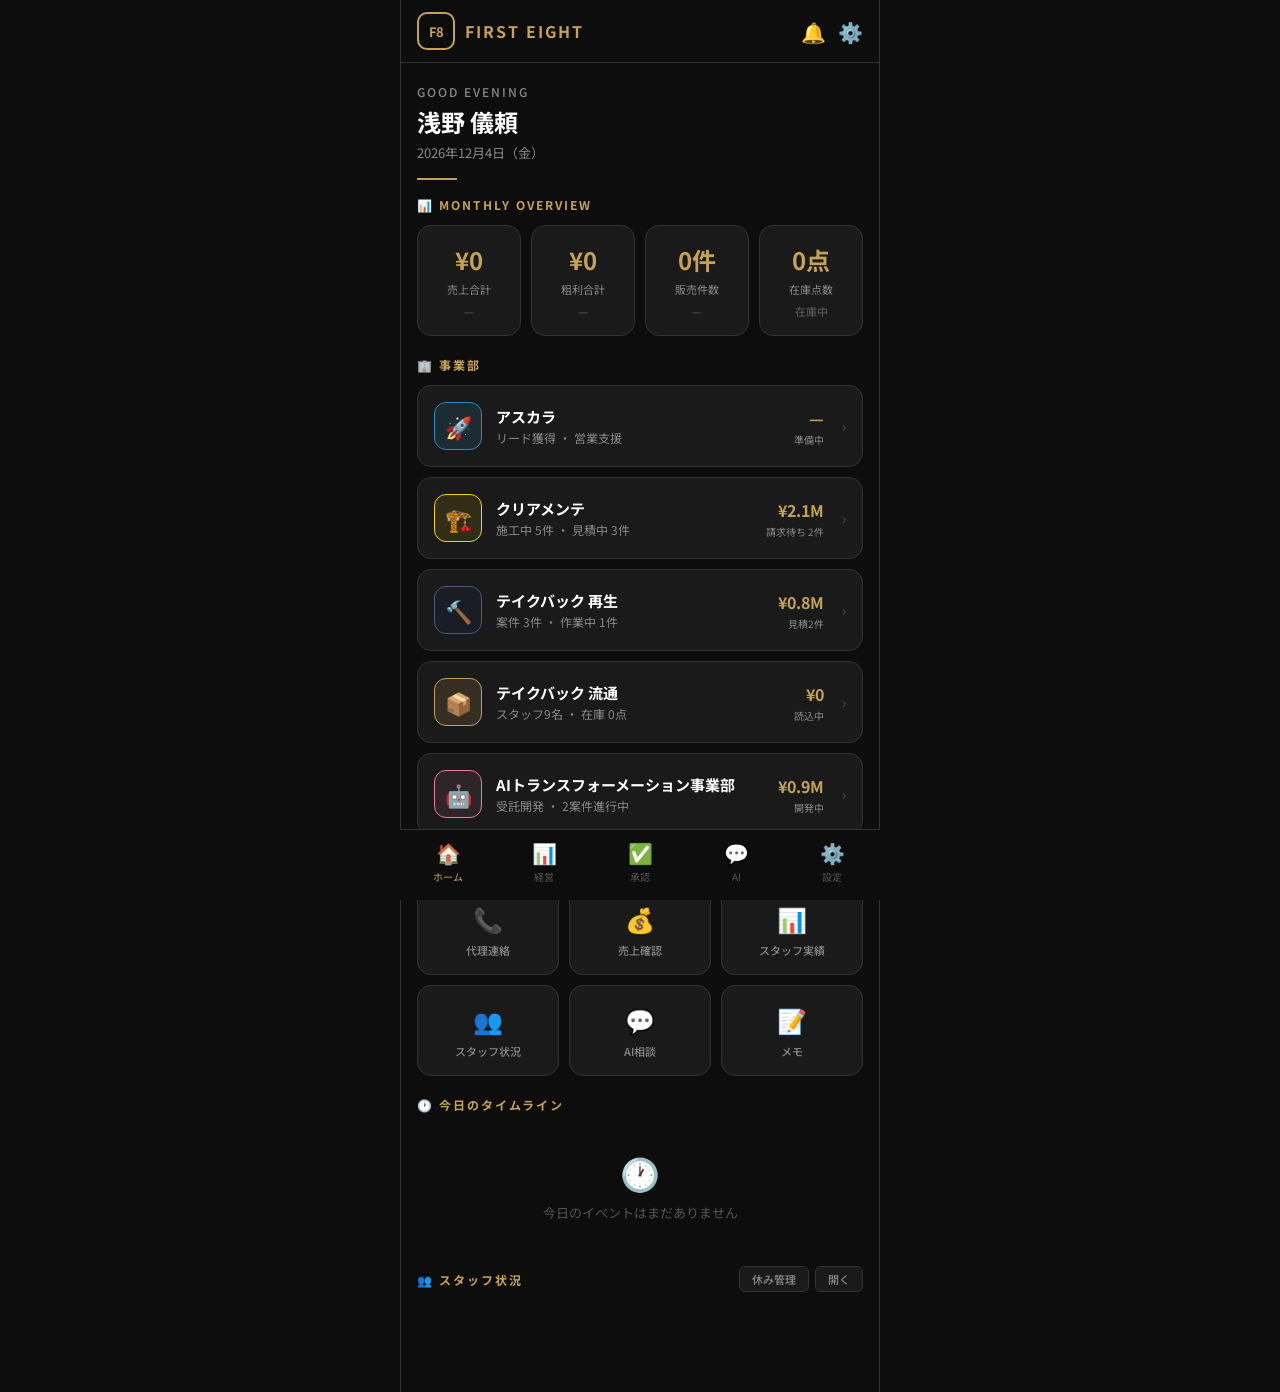
<file: executive.html>
<!DOCTYPE html>
<html lang="ja">
<head>
<meta charset="UTF-8">
<meta name="viewport" content="width=device-width, initial-scale=1.0, viewport-fit=cover">
<title>FIRST EIGHT - Executive Dashboard</title>
<link rel="preconnect" href="https://fonts.googleapis.com">
<link rel="preconnect" href="https://fonts.gstatic.com" crossorigin>
<link href="https://fonts.googleapis.com/css2?family=Noto+Sans+JP:wght@300;400;500;700&display=swap" rel="stylesheet">
<style>
* { margin: 0; padding: 0; box-sizing: border-box; }
:root {
  --bg: #0D0D0D;
  --surface: #1A1A1A;
  --surface2: #222222;
  --border: #333333;
  --gold: #C5A258;
  --gold-dim: rgba(197,162,88,0.15);
  --white: #FFFFFF;
  --text: #E0E0E0;
  --text-sub: #888888;
  --text-dim: #555555;
  --danger: #CE2029;
  --danger-dim: rgba(206,32,41,0.15);
  --success: #2D7A3E;
  --success-dim: rgba(45,122,62,0.15);
  --blue: #2E8BC0;
  --blue-dim: rgba(46,139,192,0.15);
  --yellow: #FDD100;
  --yellow-dim: rgba(253,209,0,0.1);
  --pink: #E87CA0;
  --pink-dim: rgba(232,124,160,0.1);
  --radius: 14px;
  --radius-sm: 10px;
  --shadow: 0 2px 12px rgba(0,0,0,0.3);
}
body {
  font-family: 'Noto Sans JP', sans-serif;
  background: var(--bg);
  color: var(--text);
  min-height: 100dvh;
  padding-bottom: 80px;
}

/* ===== HEADER ===== */
.header {
  position: sticky; top: 0; z-index: 100;
  background: var(--bg);
  border-bottom: 1px solid var(--border);
  padding: 12px 16px;
  display: flex; align-items: center; justify-content: space-between;
}
.header-left { display: flex; align-items: center; gap: 10px; }
.header-logo {
  width: 38px; height: 38px; border-radius: 10px;
  border: 2px solid var(--gold); color: var(--gold);
  display: flex; align-items: center; justify-content: center;
  font-size: 13px; font-weight: 700; letter-spacing: -0.5px;
}
.header-title { font-size: 16px; font-weight: 700; color: var(--gold); letter-spacing: 2px; }
.header-right { display: flex; align-items: center; gap: 12px; }
.header-icon { font-size: 20px; cursor: pointer; position: relative; }
.notif-badge {
  position: absolute; top: -6px; right: -8px;
  background: var(--danger); color: #fff; font-size: 9px; font-weight: 700;
  width: 16px; height: 16px; border-radius: 50%;
  display: flex; align-items: center; justify-content: center;
}
.notif-badge.hidden { display: none; }

/* ===== TAB VIEWS ===== */
.tab-view { display: none; }
.tab-view.active { display: block; }

/* ===== GREETING ===== */
.greeting-section { padding: 20px 16px 0; }
.greeting-time { font-size: 12px; color: var(--text-sub); letter-spacing: 2px; font-weight: 500; }
.greeting-name { font-size: 24px; font-weight: 700; color: var(--white); margin-top: 4px; }
.greeting-date { font-size: 13px; color: var(--text-sub); margin-top: 4px; }
.gold-line { width: 40px; height: 2px; background: var(--gold); margin: 16px 0; }

/* ===== SECTION ===== */
.section { padding: 0 16px 20px; }
.section-title {
  font-size: 12px; font-weight: 700; color: var(--gold);
  letter-spacing: 2px; text-transform: uppercase;
  margin-bottom: 12px; display: flex; align-items: center; gap: 8px;
}
.section-title .count-badge {
  background: var(--danger); color: #fff; font-size: 10px; font-weight: 700;
  padding: 1px 7px; border-radius: 10px; letter-spacing: 0;
}

/* ===== ALERT BANNER ===== */
.alert-banner {
  margin: 12px 16px; padding: 12px 16px;
  background: var(--danger-dim);
  border: 1px solid rgba(206,32,41,0.3);
  border-radius: var(--radius-sm);
  display: none; align-items: center; gap: 10px;
  font-size: 13px; color: #ff8a8a;
  cursor: pointer;
}
.alert-banner.show { display: flex; }
.alert-pulse {
  width: 8px; height: 8px; border-radius: 50%;
  background: var(--danger);
  animation: pulse 1.5s infinite;
  flex-shrink: 0;
}
@keyframes pulse {
  0%, 100% { opacity: 1; }
  50% { opacity: 0.3; }
}

/* ===== KPI GRID ===== */
.kpi-grid { display: grid; grid-template-columns: 1fr 1fr; gap: 10px; }
.kpi-card {
  background: var(--surface); border: 1px solid var(--border);
  border-radius: var(--radius); padding: 16px; text-align: center;
}
.kpi-value { font-size: 24px; font-weight: 700; color: var(--gold); }
.kpi-label { font-size: 11px; color: var(--text-sub); margin-top: 4px; }
.kpi-change { font-size: 11px; margin-top: 6px; font-weight: 500; }
.kpi-up { color: var(--gold); }
.kpi-down { color: var(--danger); }
.kpi-flat { color: var(--text-dim); }

/* ===== BUSINESS UNIT CARDS ===== */
.biz-list { display: flex; flex-direction: column; gap: 10px; }
.biz-card {
  background: var(--surface); border: 1px solid var(--border);
  border-radius: var(--radius); padding: 16px;
  display: flex; align-items: center; gap: 14px;
  cursor: pointer; transition: border-color 0.2s, transform 0.1s;
}
.biz-card:active { transform: scale(0.98); }
.biz-card:hover { border-color: var(--gold); }
.biz-icon {
  width: 48px; height: 48px; border-radius: 12px;
  display: flex; align-items: center; justify-content: center;
  font-size: 22px; flex-shrink: 0;
}
.bi-takeback { background: var(--gold-dim); border: 1px solid var(--gold); }
.bi-saisei { background: rgba(28,37,65,0.3); border: 1px solid #4a5a7c; }
.bi-clear { background: var(--yellow-dim); border: 1px solid var(--yellow); }
.bi-aix { background: var(--pink-dim); border: 1px solid var(--pink); }
.bi-askara { background: var(--blue-dim); border: 1px solid var(--blue); }
.biz-info { flex: 1; min-width: 0; }
.biz-name { font-size: 15px; font-weight: 700; color: var(--white); }
.biz-meta { font-size: 12px; color: var(--text-sub); margin-top: 2px; }
.biz-right { text-align: right; flex-shrink: 0; }
.biz-amount { font-size: 16px; font-weight: 700; color: var(--gold); }
.biz-status { font-size: 10px; color: var(--text-sub); margin-top: 2px; }
.biz-arrow { color: var(--text-dim); font-size: 14px; margin-left: 4px; }

/* ===== APPROVAL LIST ===== */
.approval-list { display: flex; flex-direction: column; gap: 8px; }
.approval-card {
  background: var(--surface); border-radius: var(--radius-sm);
  padding: 14px 16px; border-left: 3px solid var(--danger);
  display: flex; align-items: center; gap: 12px; cursor: pointer;
}
.approval-card:active { opacity: 0.8; }
.approval-badge {
  font-size: 10px; font-weight: 700; padding: 3px 10px; border-radius: 6px; white-space: nowrap;
}
.badge-urgent { background: var(--danger-dim); color: #ff6b6b; }
.badge-normal { background: var(--gold-dim); color: var(--gold); }
.badge-info { background: var(--blue-dim); color: var(--blue); }
.approval-content { flex: 1; min-width: 0; }
.approval-title { font-size: 13px; color: var(--text); }
.approval-meta { font-size: 11px; color: var(--text-sub); margin-top: 2px; }
.approval-action { color: var(--gold); font-size: 12px; font-weight: 700; flex-shrink: 0; }

/* ===== STAFF STATUS ===== */
.staff-grid { display: flex; flex-direction: column; gap: 6px; }
.staff-row {
  background: var(--surface); border-radius: var(--radius-sm);
  padding: 12px 14px; display: flex; align-items: center; gap: 12px;
}
.staff-avatar {
  width: 36px; height: 36px; border-radius: 50%;
  display: flex; align-items: center; justify-content: center;
  font-size: 14px; font-weight: 700; flex-shrink: 0;
}
.avatar-working { background: var(--success-dim); color: var(--success); border: 2px solid var(--success); }
.avatar-off { background: var(--surface2); color: var(--text-dim); border: 2px solid var(--border); }
.avatar-late { background: var(--yellow-dim); color: #b89a20; border: 2px solid var(--yellow); }
.avatar-leave { background: var(--danger-dim); color: #ff6b6b; border: 2px solid rgba(206,32,41,0.4); }
.staff-info { flex: 1; }
.staff-name { font-size: 13px; font-weight: 700; color: var(--text); }
.staff-detail { font-size: 11px; color: var(--text-sub); margin-top: 1px; }
.staff-status-tag {
  font-size: 10px; font-weight: 700; padding: 3px 10px; border-radius: 6px; flex-shrink: 0;
}
.tag-working { background: var(--success-dim); color: var(--success); }
.tag-off { background: var(--surface2); color: var(--text-dim); }
.tag-absent { background: var(--danger-dim); color: #ff6b6b; }
.tag-late { background: var(--yellow-dim); color: #b89a20; }

/* ===== QUICK ACTIONS ===== */
.quick-actions { display: grid; grid-template-columns: 1fr 1fr 1fr; gap: 10px; }
.quick-btn {
  background: var(--surface); border: 1px solid var(--border);
  border-radius: var(--radius); padding: 16px 8px; text-align: center;
  cursor: pointer; transition: border-color 0.2s;
}
.quick-btn:hover { border-color: var(--gold); }
.quick-btn:active { transform: scale(0.96); }
.quick-icon { font-size: 24px; margin-bottom: 6px; }
.quick-label { font-size: 11px; color: var(--text-sub); font-weight: 500; }

/* ===== TIMELINE ===== */
.timeline { display: flex; flex-direction: column; gap: 0; }
.timeline-item {
  display: flex; gap: 12px; padding: 10px 0;
  border-bottom: 1px solid rgba(51,51,51,0.5);
}
.timeline-item:last-child { border-bottom: none; }
.timeline-time { font-size: 11px; color: var(--text-dim); width: 40px; flex-shrink: 0; padding-top: 2px; }
.timeline-dot {
  width: 8px; height: 8px; border-radius: 50%;
  background: var(--gold); margin-top: 5px; flex-shrink: 0;
}
.timeline-dot.dot-blue { background: var(--blue); }
.timeline-dot.dot-green { background: var(--success); }
.timeline-dot.dot-red { background: var(--danger); }
.timeline-dot.dot-yellow { background: var(--yellow); }
.timeline-content { flex: 1; }
.timeline-text { font-size: 13px; color: var(--text); }
.timeline-source { font-size: 11px; color: var(--text-sub); margin-top: 2px; }

/* ===== MODAL ===== */
.modal-overlay {
  position: fixed; top: 0; left: 0; right: 0; bottom: 0;
  background: rgba(0,0,0,0.85); z-index: 200;
  display: none; align-items: flex-end; justify-content: center;
}
.modal-overlay.show { display: flex; }
.modal {
  background: var(--surface); border-radius: 20px 20px 0 0;
  width: 100%; max-width: 480px; max-height: 85vh;
  overflow-y: auto; padding: 24px 20px 40px;
}
.modal-header {
  display: flex; align-items: center; justify-content: space-between;
  margin-bottom: 20px;
}
.modal-title { font-size: 18px; font-weight: 700; color: var(--white); }
.modal-close {
  background: none; border: none; color: var(--text-sub);
  font-size: 24px; cursor: pointer; padding: 4px;
}
.modal-field { margin-bottom: 16px; }
.modal-label { font-size: 12px; color: var(--text-sub); margin-bottom: 6px; font-weight: 500; }
.modal-select, .modal-input, .modal-textarea {
  width: 100%; padding: 12px 14px; border-radius: var(--radius-sm);
  background: var(--surface2); border: 1px solid var(--border);
  color: var(--text); font-size: 14px; font-family: inherit;
}
.modal-select:focus, .modal-input:focus, .modal-textarea:focus {
  outline: none; border-color: var(--gold);
}
.modal-textarea { min-height: 80px; resize: vertical; }
.modal-btn {
  width: 100%; padding: 14px; border: none; border-radius: var(--radius);
  font-size: 15px; font-weight: 700; cursor: pointer;
  font-family: inherit; margin-top: 8px;
}
.btn-gold { background: var(--gold); color: #1a1a1a; }
.btn-danger { background: var(--danger); color: #fff; }
.btn-outline {
  background: transparent; border: 1px solid var(--border);
  color: var(--text-sub);
}
.btn-row { display: flex; gap: 10px; margin-top: 8px; }
.btn-row .modal-btn { flex: 1; }

/* ===== APPROVAL DETAIL ===== */
.approval-detail-item { margin-bottom: 12px; }
.approval-detail-label { font-size: 11px; color: var(--text-sub); }
.approval-detail-value { font-size: 15px; color: var(--white); font-weight: 500; margin-top: 2px; }
.approval-price { font-size: 22px; color: var(--gold); font-weight: 700; }

/* ===== BOTTOM NAV ===== */
.bottom-nav {
  position: fixed; bottom: 0; left: 0; right: 0;
  background: var(--bg);
  border-top: 1px solid var(--border);
  display: flex; padding: 8px 0 max(16px, env(safe-area-inset-bottom));
  z-index: 100;
}
.nav-item {
  flex: 1; display: flex; flex-direction: column; align-items: center;
  gap: 2px; font-size: 10px; color: var(--text-dim);
  cursor: pointer; -webkit-tap-highlight-color: transparent;
}
.nav-item.active { color: var(--gold); }
.nav-icon { font-size: 20px; }

/* ===== COLLAPSIBLE ===== */
.collapsible-header {
  display: flex; align-items: center; justify-content: space-between;
  cursor: pointer; -webkit-tap-highlight-color: transparent;
}
.collapsible-toggle {
  background: var(--surface); border: 1px solid var(--border);
  color: var(--text-sub); font-size: 11px; font-weight: 500;
  padding: 4px 12px; border-radius: 6px; cursor: pointer;
  font-family: inherit; transition: all 0.2s;
}
.collapsible-toggle.active {
  background: var(--gold); color: #1a1a1a; border-color: var(--gold); font-weight: 700;
}
.collapsible-body { overflow: hidden; transition: max-height 0.3s ease; }
.collapsible-body.collapsed { max-height: 0 !important; }

/* ===== EMPTY STATE ===== */
.empty-state {
  text-align: center; padding: 24px; color: var(--text-dim); font-size: 13px;
}
.empty-icon { font-size: 32px; margin-bottom: 8px; }

/* ===== PC RESPONSIVE ===== */
@media (min-width: 768px) {
  body { max-width: 480px; margin: 0 auto; border-left: 1px solid var(--border); border-right: 1px solid var(--border); }
  .bottom-nav { max-width: 480px; left: 50%; transform: translateX(-50%); }
  .kpi-grid { grid-template-columns: 1fr 1fr 1fr 1fr; }
  .modal { border-radius: 20px; margin-bottom: 20px; }
}

::-webkit-scrollbar { width: 4px; }
::-webkit-scrollbar-track { background: transparent; }
::-webkit-scrollbar-thumb { background: var(--border); border-radius: 2px; }
</style>
</head>
<body>

<!-- HEADER -->
<div class="header">
  <div class="header-left">
    <div class="header-logo">F8</div>
    <span class="header-title">FIRST EIGHT</span>
  </div>
  <div class="header-right">
    <span class="header-icon" onclick="switchTab('home')">
      🔔<span class="notif-badge hidden" id="notifCount"></span>
    </span>
    <span class="header-icon">⚙️</span>
  </div>
</div>

<!-- ALERT BANNER -->
<div class="alert-banner" id="alertBanner" onclick="switchTab('approval')">
  <span class="alert-pulse"></span>
  <span id="alertText"></span>
</div>

<!-- ===== TAB: HOME ===== -->
<div class="tab-view active" id="tab-home">

<div class="greeting-section">
  <div class="greeting-time" id="greetingTime"></div>
  <div class="greeting-name">浅野 儀頼</div>
  <div class="greeting-date" id="greetingDate"></div>
  <div class="gold-line"></div>
</div>

<!-- KPI -->
<div class="section">
  <div class="section-title">📊 Monthly Overview</div>
  <div class="kpi-grid" id="kpiGrid">
    <div class="kpi-card">
      <div class="kpi-value" id="kpiSales">--</div>
      <div class="kpi-label">売上合計</div>
      <div class="kpi-change kpi-flat" id="kpiSalesChange">読込中</div>
    </div>
    <div class="kpi-card">
      <div class="kpi-value" id="kpiProfit">--</div>
      <div class="kpi-label">粗利合計</div>
      <div class="kpi-change kpi-flat" id="kpiProfitChange">読込中</div>
    </div>
    <div class="kpi-card">
      <div class="kpi-value" id="kpiCount">--</div>
      <div class="kpi-label">販売件数</div>
      <div class="kpi-change kpi-flat" id="kpiCountChange">読込中</div>
    </div>
    <div class="kpi-card">
      <div class="kpi-value" id="kpiInventory">--</div>
      <div class="kpi-label">在庫点数</div>
      <div class="kpi-change kpi-flat" id="kpiInvChange">読込中</div>
    </div>
  </div>
</div>

<!-- BUSINESS UNITS -->
<div class="section">
  <div class="section-title">🏢 事業部</div>
  <div class="biz-list">
    <div class="biz-card" onclick="openApp('askara')">
      <div class="biz-icon bi-askara">🚀</div>
      <div class="biz-info"><div class="biz-name">アスカラ</div><div class="biz-meta">リード獲得 ・ 営業支援</div></div>
      <div class="biz-right"><div class="biz-amount">—</div><div class="biz-status">準備中</div></div>
      <span class="biz-arrow">›</span>
    </div>
    <div class="biz-card" onclick="openApp('clearmainte')">
      <div class="biz-icon bi-clear">🏗️</div>
      <div class="biz-info"><div class="biz-name">クリアメンテ</div><div class="biz-meta">施工中 5件 ・ 見積中 3件</div></div>
      <div class="biz-right"><div class="biz-amount">¥2.1M</div><div class="biz-status">請求待ち 2件</div></div>
      <span class="biz-arrow">›</span>
    </div>
    <div class="biz-card" onclick="openApp('saisei')">
      <div class="biz-icon bi-saisei">🔨</div>
      <div class="biz-info"><div class="biz-name">テイクバック 再生</div><div class="biz-meta">案件 3件 ・ 作業中 1件</div></div>
      <div class="biz-right"><div class="biz-amount">¥0.8M</div><div class="biz-status">見積2件</div></div>
      <span class="biz-arrow">›</span>
    </div>
    <div class="biz-card" onclick="openApp('takeback')">
      <div class="biz-icon bi-takeback">📦</div>
      <div class="biz-info"><div class="biz-name">テイクバック 流通</div><div class="biz-meta" id="bizTakebackMeta">スタッフ8名</div></div>
      <div class="biz-right"><div class="biz-amount" id="bizTakebackAmount">--</div><div class="biz-status" id="bizTakebackStatus">読込中</div></div>
      <span class="biz-arrow">›</span>
    </div>
    <div class="biz-card" onclick="openApp('aix')">
      <div class="biz-icon bi-aix">🤖</div>
      <div class="biz-info"><div class="biz-name">AIトランスフォーメーション事業部</div><div class="biz-meta">受託開発 ・ 2案件進行中</div></div>
      <div class="biz-right"><div class="biz-amount">¥0.9M</div><div class="biz-status">開発中</div></div>
      <span class="biz-arrow">›</span>
    </div>
  </div>
</div>

<!-- QUICK ACTIONS -->
<div class="section">
  <div class="section-title">⚡ クイックアクション</div>
  <div class="quick-actions">
    <div class="quick-btn" onclick="openProxyModal()">
      <div class="quick-icon">📞</div><div class="quick-label">代理連絡</div>
    </div>
    <div class="quick-btn" onclick="switchTab('mgmt')">
      <div class="quick-icon">💰</div><div class="quick-label">売上確認</div>
    </div>
    <div class="quick-btn" onclick="switchTab('mgmt');setTimeout(()=>document.getElementById('staffPerfSection').scrollIntoView({behavior:'smooth'}),100)">
      <div class="quick-icon">📊</div><div class="quick-label">スタッフ実績</div>
    </div>
    <div class="quick-btn" onclick="scrollToStaff()">
      <div class="quick-icon">👥</div><div class="quick-label">スタッフ状況</div>
    </div>
    <div class="quick-btn" onclick="showToast('準備中です')">
      <div class="quick-icon">💬</div><div class="quick-label">AI相談</div>
    </div>
    <div class="quick-btn" onclick="openMemoModal()">
      <div class="quick-icon">📝</div><div class="quick-label">メモ</div>
    </div>
  </div>
</div>

<!-- TIMELINE -->
<div class="section">
  <div class="section-title">🕐 今日のタイムライン</div>
  <div class="timeline" id="timeline"></div>
</div>

<!-- STAFF STATUS (折りたたみ) -->
<div class="section">
  <div class="collapsible-header" onclick="toggleStaff()">
    <div class="section-title" style="margin-bottom:0;">👥 スタッフ状況</div>
    <div style="display:flex;gap:6px;">
      <button class="collapsible-toggle" onclick="event.stopPropagation();openLeaveManage()">休み管理</button>
      <button class="collapsible-toggle" id="staffToggleBtn">開く</button>
    </div>
  </div>
  <div class="collapsible-body collapsed" id="staffBody" style="max-height:800px;">
    <div style="padding-top:12px;">
      <div class="staff-grid" id="staffGrid"></div>
    </div>
  </div>
</div>

</div><!-- /tab-home -->

<!-- ===== TAB: MANAGEMENT ===== -->
<div class="tab-view" id="tab-mgmt">

<div class="greeting-section">
  <div class="greeting-time">MANAGEMENT</div>
  <div class="greeting-name" style="font-size:20px;">経営管理</div>
  <div class="gold-line"></div>
</div>

<!-- 期間切替 -->
<div class="section">
  <div style="display:flex;gap:6px;flex-wrap:wrap;" id="mgmtPeriodBtns">
    <button class="collapsible-toggle active" onclick="setMgmtPeriod('today')">今日</button>
    <button class="collapsible-toggle" onclick="setMgmtPeriod('yesterday')">昨日</button>
    <button class="collapsible-toggle" onclick="setMgmtPeriod('week')">今週</button>
    <button class="collapsible-toggle" onclick="setMgmtPeriod('month')">今月</button>
    <button class="collapsible-toggle" onclick="setMgmtPeriod('lastmonth')">先月</button>
  </div>
</div>

<!-- 損益サマリー -->
<div class="section">
  <div class="section-title">💰 損益サマリー</div>
  <div class="kpi-grid" id="plGrid"></div>
  <!-- キャッシュフローバー -->
  <div style="margin-top:12px;background:var(--surface);border:1px solid var(--border);border-radius:var(--radius);padding:14px;">
    <div style="display:flex;justify-content:space-between;margin-bottom:8px;">
      <span style="font-size:12px;color:var(--text-sub);">キャッシュフロー</span>
      <span style="font-size:14px;font-weight:700;" id="cfValue">--</span>
    </div>
    <div style="height:8px;background:var(--surface2);border-radius:4px;overflow:hidden;">
      <div id="cfBar" style="height:100%;border-radius:4px;width:50%;transition:width 0.3s;"></div>
    </div>
    <div style="display:flex;justify-content:space-between;margin-top:6px;font-size:10px;color:var(--text-dim);">
      <span>売上 <span id="cfSales">--</span></span>
      <span>経費 <span id="cfExpense">--</span></span>
    </div>
  </div>
</div>

<!-- 事業部別売上 -->
<div class="section">
  <div class="collapsible-header" onclick="toggleEl('bizSalesBody','bizSalesBtn')">
    <div class="section-title" style="margin-bottom:0;">🏢 事業部別売上</div>
    <button class="collapsible-toggle" id="bizSalesBtn">開く</button>
  </div>
  <div class="collapsible-body collapsed" id="bizSalesBody" style="max-height:600px;">
    <div style="padding-top:12px;" id="bizSalesList"></div>
  </div>
</div>

<!-- 経費一覧 -->
<div class="section">
  <div class="collapsible-header" onclick="toggleEl('expenseBody','expenseBtn')">
    <div class="section-title" style="margin-bottom:0;">🧾 経費</div>
    <button class="collapsible-toggle" id="expenseBtn">開く</button>
  </div>
  <div class="collapsible-body collapsed" id="expenseBody" style="max-height:600px;">
    <div style="padding-top:12px;" id="expenseList"></div>
  </div>
</div>

<!-- 売上一覧 -->
<div class="section">
  <div class="collapsible-header" onclick="toggleEl('salesBody','salesBtn')">
    <div class="section-title" style="margin-bottom:0;">📋 売上明細</div>
    <button class="collapsible-toggle" id="salesBtn">開く</button>
  </div>
  <div class="collapsible-body collapsed" id="salesBody" style="max-height:1200px;">
    <div style="padding-top:12px;" id="salesList"></div>
  </div>
</div>

<!-- スタッフ実績 -->
<div class="section" id="staffPerfSection">
  <div class="section-title">👤 スタッフ実績</div>
  <div id="staffPerfList"></div>
</div>

</div>

<!-- ===== TAB: APPROVAL ===== -->
<div class="tab-view" id="tab-approval">
<div class="greeting-section">
  <div class="greeting-time">APPROVALS</div>
  <div class="greeting-name" style="font-size:20px;">承認待ち</div>
  <div class="gold-line"></div>
</div>
<div class="section">
  <div class="approval-list" id="approvalListFull"></div>
</div>
</div>

<!-- ===== MODALS ===== -->

<!-- 休み管理モーダル -->
<div class="modal-overlay" id="leaveManageModal">
  <div class="modal">
    <div class="modal-header">
      <span class="modal-title">休み連絡の管理</span>
      <button class="modal-close" onclick="closeModal('leaveManageModal')">✕</button>
    </div>
    <div class="modal-field">
      <div class="modal-label">スタッフで絞り込み</div>
      <select class="modal-select" id="leaveFilterStaff" onchange="renderLeaveList()">
        <option value="">全員</option>
      </select>
    </div>
    <div id="leaveManageList"></div>
  </div>
</div>

<!-- 休み編集モーダル -->
<div class="modal-overlay" id="leaveEditModal">
  <div class="modal">
    <div class="modal-header">
      <span class="modal-title">休み連絡の編集</span>
      <button class="modal-close" onclick="closeModal('leaveEditModal')">✕</button>
    </div>
    <div class="modal-field">
      <div class="modal-label">スタッフ</div>
      <div class="approval-detail-value" id="leaveEditName"></div>
    </div>
    <div class="modal-field">
      <div class="modal-label">種別</div>
      <select class="modal-select" id="leaveEditType" onchange="onLeaveEditTypeChange()">
        <option value="欠勤">欠勤（終日休み）</option>
        <option value="遅刻">遅刻</option>
        <option value="早退">早退</option>
      </select>
    </div>
    <div class="modal-field">
      <div class="modal-label">日付</div>
      <input type="date" class="modal-input" id="leaveEditDate">
    </div>
    <div class="modal-field" id="leaveEditTimeField" style="display:none;">
      <div class="modal-label">時刻</div>
      <input type="time" class="modal-input" id="leaveEditTime">
    </div>
    <div class="modal-field">
      <div class="modal-label">理由（任意）</div>
      <textarea class="modal-textarea" id="leaveEditReason" placeholder="理由"></textarea>
    </div>
    <button class="modal-btn btn-gold" onclick="saveLeaveEdit()">保存する</button>
    <button class="modal-btn btn-danger" style="margin-top:8px;" onclick="deleteLeave()">この連絡を削除する</button>
  </div>
</div>

<!-- 承認詳細モーダル -->
<div class="modal-overlay" id="approvalModal">
  <div class="modal">
    <div class="modal-header">
      <span class="modal-title">承認確認</span>
      <button class="modal-close" onclick="closeModal('approvalModal')">✕</button>
    </div>
    <div id="approvalDetail"></div>
    <div class="modal-field">
      <div class="modal-label">コメント（任意）</div>
      <textarea class="modal-textarea" id="approvalComment" placeholder="コメントがあれば入力"></textarea>
    </div>
    <div class="btn-row">
      <button class="modal-btn btn-gold" onclick="doApproval(true)">承認する</button>
      <button class="modal-btn btn-danger" onclick="doApproval(false)">差し戻す</button>
    </div>
  </div>
</div>

<!-- 代理連絡モーダル -->
<div class="modal-overlay" id="proxyModal">
  <div class="modal">
    <div class="modal-header">
      <span class="modal-title">代理連絡</span>
      <button class="modal-close" onclick="closeModal('proxyModal')">✕</button>
    </div>
    <div class="modal-field">
      <div class="modal-label">スタッフ</div>
      <select class="modal-select" id="proxyStaff"></select>
    </div>
    <div class="modal-field">
      <div class="modal-label">種別</div>
      <select class="modal-select" id="proxyType" onchange="onProxyTypeChange()">
        <option value="欠勤">欠勤（終日休み）</option>
        <option value="遅刻">遅刻</option>
        <option value="早退">早退</option>
      </select>
    </div>
    <div class="modal-field">
      <div class="modal-label">日付</div>
      <input type="date" class="modal-input" id="proxyDate">
    </div>
    <div class="modal-field" id="proxyTimeField" style="display:none;">
      <div class="modal-label">時刻</div>
      <input type="time" class="modal-input" id="proxyTime">
    </div>
    <div class="modal-field">
      <div class="modal-label">理由（任意）</div>
      <textarea class="modal-textarea" id="proxyReason" placeholder="例：電話連絡あり、体調不良"></textarea>
    </div>
    <button class="modal-btn btn-gold" onclick="submitProxy()">登録する</button>
  </div>
</div>

<!-- メモモーダル -->
<div class="modal-overlay" id="memoModal">
  <div class="modal">
    <div class="modal-header">
      <span class="modal-title">メモ</span>
      <button class="modal-close" onclick="closeModal('memoModal')">✕</button>
    </div>
    <div class="modal-field">
      <div class="modal-label">内容</div>
      <textarea class="modal-textarea" id="memoText" placeholder="電話の内容、伝言など" style="min-height:120px;"></textarea>
    </div>
    <div class="modal-field">
      <div class="modal-label">関連スタッフ（任意）</div>
      <select class="modal-select" id="memoStaff"><option value="">選択なし</option></select>
    </div>
    <button class="modal-btn btn-gold" onclick="saveMemo()">保存する</button>
  </div>
</div>

<!-- BOTTOM NAV -->
<div class="bottom-nav">
  <div class="nav-item active" onclick="switchTab('home')"><span class="nav-icon">🏠</span>ホーム</div>
  <div class="nav-item" onclick="switchTab('mgmt')"><span class="nav-icon">📊</span>経営</div>
  <div class="nav-item" onclick="switchTab('approval')"><span class="nav-icon">✅</span>承認</div>
  <div class="nav-item" onclick="showToast('準備中です')"><span class="nav-icon">💬</span>AI</div>
  <div class="nav-item" onclick="showToast('準備中です')"><span class="nav-icon">⚙️</span>設定</div>
</div>

<script src="js/config.js"></script>
<script>
// ===== STAFF CONFIG =====
const STAFF = CONFIG.STAFF.filter(s => s.name !== '浅野儀頼');
const GAS_URL = CONFIG.GAS_URL;

// ===== UTILITY =====
function todayStr() {
  const d = new Date();
  return `${d.getFullYear()}-${String(d.getMonth()+1).padStart(2,'0')}-${String(d.getDate()).padStart(2,'0')}`;
}
function formatYen(n) {
  if (!n && n !== 0) return '--';
  if (n >= 1000000) return '¥' + (n / 1000000).toFixed(1) + 'M';
  if (n >= 10000) return '¥' + (n / 10000).toFixed(1) + '万';
  return '¥' + n.toLocaleString();
}
function timeAgo(ts) {
  if (!ts) return '';
  const diff = Date.now() - new Date(ts).getTime();
  const min = Math.floor(diff / 60000);
  if (min < 60) return min + '分前';
  const h = Math.floor(min / 60);
  if (h < 24) return h + '時間前';
  return Math.floor(h / 24) + '日前';
}

// ===== TAB SWITCHING =====
function switchTab(tab) {
  document.querySelectorAll('.tab-view').forEach(v => v.classList.remove('active'));
  document.getElementById('tab-' + tab).classList.add('active');
  document.querySelectorAll('.nav-item').forEach((n, i) => {
    n.classList.toggle('active', ['home','mgmt','approval','ai','settings'][i] === tab);
  });
  window.scrollTo(0, 0);
  if (tab === 'approval') renderApprovalsFull();
  if (tab === 'mgmt') renderMgmtTab();
}

// ===== GREETING =====
function updateGreeting() {
  const h = new Date().getHours();
  document.getElementById('greetingTime').textContent =
    h < 12 ? 'GOOD MORNING' : h < 17 ? 'GOOD AFTERNOON' : 'GOOD EVENING';
  const now = new Date();
  const days = ['日','月','火','水','木','金','土'];
  document.getElementById('greetingDate').textContent =
    `${now.getFullYear()}年${now.getMonth()+1}月${now.getDate()}日（${days[now.getDay()]}）`;
}

// ===== 1. SALES KPI (実データ) =====
function getSalesData() {
  try { return JSON.parse(localStorage.getItem('f8_sales') || '[]'); }
  catch { return []; }
}
function calcSalesKPI() {
  const sales = getSalesData();
  const now = new Date();
  const thisMonth = `${now.getFullYear()}-${String(now.getMonth()+1).padStart(2,'0')}`;
  const lastMonth = now.getMonth() === 0
    ? `${now.getFullYear()-1}-12`
    : `${now.getFullYear()}-${String(now.getMonth()).padStart(2,'0')}`;

  let thisSales = 0, thisProfit = 0, thisCount = 0;
  let lastSales = 0, lastProfit = 0, lastCount = 0;

  sales.forEach(s => {
    const month = (s.timestamp || s.createdAt || '').slice(0, 7);
    const price = Number(s.price) || 0;
    const fee = Number(s.fee) || 0;
    const shipping = Number(s.shipping) || 0;
    const profit = price - fee - shipping;
    if (month === thisMonth) { thisSales += price; thisProfit += profit; thisCount++; }
    if (month === lastMonth) { lastSales += price; lastProfit += profit; lastCount++; }
  });

  return { thisSales, thisProfit, thisCount, lastSales, lastProfit, lastCount };
}
function renderKPI() {
  const kpi = calcSalesKPI();
  document.getElementById('kpiSales').textContent = formatYen(kpi.thisSales);
  document.getElementById('kpiProfit').textContent = formatYen(kpi.thisProfit);
  document.getElementById('kpiCount').textContent = kpi.thisCount + '件';

  // 在庫
  const items = getItems();
  const activeItems = items.filter(i => !i.shipped && !i.deleted);
  document.getElementById('kpiInventory').textContent = activeItems.length + '点';
  document.getElementById('kpiInvChange').textContent = '在庫中';
  document.getElementById('kpiInvChange').className = 'kpi-change kpi-flat';

  // 前月比
  function setChange(id, thisVal, lastVal) {
    const el = document.getElementById(id);
    if (lastVal === 0) { el.textContent = thisVal > 0 ? 'NEW' : '—'; el.className = 'kpi-change kpi-flat'; return; }
    const pct = Math.round((thisVal - lastVal) / lastVal * 100);
    el.textContent = pct >= 0 ? `↑ +${pct}%` : `↓ ${pct}%`;
    el.className = 'kpi-change ' + (pct >= 0 ? 'kpi-up' : 'kpi-down');
  }
  setChange('kpiSalesChange', kpi.thisSales, kpi.lastSales);
  setChange('kpiProfitChange', kpi.thisProfit, kpi.lastProfit);
  setChange('kpiCountChange', kpi.thisCount, kpi.lastCount);

  // テイクバック事業部カード更新
  document.getElementById('bizTakebackAmount').textContent = formatYen(kpi.thisSales);
  document.getElementById('bizTakebackMeta').textContent = `スタッフ${STAFF.length}名 ・ 在庫 ${activeItems.length}点`;
  if (kpi.lastSales > 0) {
    const pct = Math.round((kpi.thisSales - kpi.lastSales) / kpi.lastSales * 100);
    document.getElementById('bizTakebackStatus').textContent = pct >= 0 ? `前月比 +${pct}%` : `前月比 ${pct}%`;
  }
}

// ===== 2. APPROVAL (実データ) =====
function getItems() {
  try {
    const data = JSON.parse(localStorage.getItem('f8_takeback_data') || '{}');
    return data.items || [];
  } catch { return []; }
}
function getPendingApprovals() {
  return getItems().filter(i => i.needsApproval && !i.approved && !i.rejected);
}
let selectedApprovalItem = null;

function renderApprovals() {
  const pending = getPendingApprovals();
  const banner = document.getElementById('alertBanner');
  const notif = document.getElementById('notifCount');

  if (pending.length > 0) {
    banner.classList.add('show');
    document.getElementById('alertText').textContent = `承認待ちが${pending.length}件あります — タップして確認`;
    notif.textContent = pending.length;
    notif.classList.remove('hidden');
  } else {
    banner.classList.remove('show');
    notif.classList.add('hidden');
  }
}
function renderApprovalsFull() {
  const pending = getPendingApprovals();
  const el = document.getElementById('approvalListFull');
  if (pending.length === 0) {
    el.innerHTML = '<div class="empty-state"><div class="empty-icon">✅</div>承認待ちはありません</div>';
    return;
  }
  el.innerHTML = pending.map((item, i) => {
    const reason = item.approvalReason || '確認';
    const badgeClass = reason === '高額品' ? 'badge-urgent' : 'badge-normal';
    const priceStr = item.estimatedPrice
      ? `¥${(item.estimatedPrice.min||0).toLocaleString()}〜¥${(item.estimatedPrice.max||0).toLocaleString()}`
      : '';
    return `<div class="approval-card" onclick="openApprovalDetail(${i})">
      <span class="approval-badge ${badgeClass}">${reason}</span>
      <div class="approval-content">
        <div class="approval-title">${item.mgmtNum || ''} ${item.productName || '商品'} ${priceStr}</div>
        <div class="approval-meta">テイクバック流通 ・ ${item.staff || ''}から ・ ${timeAgo(item.createdAt)}</div>
      </div>
      <span class="approval-action">確認 ›</span>
    </div>`;
  }).join('');
}
function openApprovalDetail(idx) {
  const pending = getPendingApprovals();
  selectedApprovalItem = pending[idx];
  if (!selectedApprovalItem) return;
  const item = selectedApprovalItem;
  const priceStr = item.estimatedPrice
    ? `¥${(item.estimatedPrice.min||0).toLocaleString()} 〜 ¥${(item.estimatedPrice.max||0).toLocaleString()}`
    : '未設定';
  document.getElementById('approvalDetail').innerHTML = `
    <div class="approval-detail-item"><div class="approval-detail-label">管理番号</div><div class="approval-detail-value">${item.mgmtNum || '—'}</div></div>
    <div class="approval-detail-item"><div class="approval-detail-label">商品名</div><div class="approval-detail-value">${item.productName || '—'}</div></div>
    <div class="approval-detail-item"><div class="approval-detail-label">推定価格</div><div class="approval-price">${priceStr}</div></div>
    <div class="approval-detail-item"><div class="approval-detail-label">チャンネル</div><div class="approval-detail-value">${item.channel || '—'}</div></div>
    <div class="approval-detail-item"><div class="approval-detail-label">理由</div><div class="approval-detail-value">${item.approvalReason || '—'}</div></div>
    <div class="approval-detail-item"><div class="approval-detail-label">担当</div><div class="approval-detail-value">${item.staff || '—'}</div></div>
  `;
  document.getElementById('approvalComment').value = '';
  openModal('approvalModal');
}
function doApproval(approve) {
  if (!selectedApprovalItem) return;
  const data = JSON.parse(localStorage.getItem('f8_takeback_data') || '{}');
  const items = data.items || [];
  const item = items.find(i => i.mgmtNum === selectedApprovalItem.mgmtNum);
  if (!item) { showToast('商品が見つかりません'); return; }

  const comment = document.getElementById('approvalComment').value.trim();
  const now = new Date().toISOString();

  if (approve) {
    item.approved = true;
    item.approvedAt = now;
    item.approvedBy = '浅野儀頼';
  } else {
    item.rejected = true;
    item.rejectedAt = now;
    item.rejectedBy = '浅野儀頼';
    item.rejectReason = comment || '差し戻し';
  }

  data.items = items;
  localStorage.setItem('f8_takeback_data', JSON.stringify(data));

  // GAS通知
  sendToGAS({
    action: 'approval_result',
    mgmtNum: item.mgmtNum,
    itemName: item.productName,
    staff: item.staff,
    result: approve ? '承認' : '差し戻し',
    comment: comment,
    timestamp: new Date().toLocaleString('ja-JP')
  });

  closeModal('approvalModal');
  showToast(approve ? '承認しました' : '差し戻しました');
  renderApprovals();
  renderApprovalsFull();
  selectedApprovalItem = null;
}

// ===== 3. STAFF STATUS (実データ) =====
function getLeaveRequests() {
  try { return JSON.parse(localStorage.getItem('f8_leave_requests') || '[]'); }
  catch { return []; }
}
function getAttendance(staffName) {
  const key = `f8_attendance_${todayStr()}_detail_${staffName}`;
  try { return JSON.parse(localStorage.getItem(key) || 'null'); }
  catch { return null; }
}
function renderStaffStatus() {
  const today = todayStr();
  const dow = new Date().getDay();
  const leaves = getLeaveRequests();
  const todayLeaves = leaves.filter(l => l.date === today);

  const html = STAFF.map(s => {
    const leave = todayLeaves.find(l => l.staffName === s.name);
    const attendance = getAttendance(s.name);
    const isScheduledOff = s.offDays.includes(dow);

    let status, tagClass, avatarClass, detail;

    if (leave && leave.type === '欠勤') {
      status = '欠勤'; tagClass = 'tag-absent'; avatarClass = 'avatar-leave';
      detail = leave.reason || '休み';
    } else if (leave && leave.type === '遅刻') {
      status = '遅刻'; tagClass = 'tag-late'; avatarClass = 'avatar-late';
      detail = `${leave.time || ''}出勤予定 ${leave.reason || ''}`.trim();
    } else if (leave && leave.type === '早退') {
      status = '早退'; tagClass = 'tag-late'; avatarClass = 'avatar-late';
      detail = `${leave.time || ''}退勤予定 ${leave.reason || ''}`.trim();
    } else if (isScheduledOff) {
      status = '定休'; tagClass = 'tag-off'; avatarClass = 'avatar-off';
      detail = s.pattern;
    } else if (attendance && attendance.start) {
      status = '出勤中'; tagClass = 'tag-working'; avatarClass = 'avatar-working';
      detail = `${attendance.start}〜${attendance.end || ''}`;
    } else {
      const now = new Date();
      const [sh, sm] = s.start.split(':').map(Number);
      const startMin = sh * 60 + sm;
      const nowMin = now.getHours() * 60 + now.getMinutes();
      if (nowMin < startMin) {
        status = '出勤前'; tagClass = 'tag-off'; avatarClass = 'avatar-off';
        detail = `${s.start}出勤予定`;
      } else {
        status = '予定出勤'; tagClass = 'tag-working'; avatarClass = 'avatar-working';
        detail = `${s.start}〜${s.end}`;
      }
    }

    const initial = s.name.slice(-2);
    const company = s.company ? ` (${s.company})` : '';

    return `<div class="staff-row">
      <div class="staff-avatar ${avatarClass}">${initial}</div>
      <div class="staff-info">
        <div class="staff-name">${s.name}${company}</div>
        <div class="staff-detail">${detail}</div>
      </div>
      <span class="staff-status-tag ${tagClass}">${status}</span>
    </div>`;
  }).join('');

  document.getElementById('staffGrid').innerHTML = html;
}

// ===== 4. PROXY LEAVE (代理連絡) =====
function openProxyModal() {
  const sel = document.getElementById('proxyStaff');
  sel.innerHTML = STAFF.map(s => `<option value="${s.name}">${s.name}${s.company ? ' ('+s.company+')' : ''}</option>`).join('');
  document.getElementById('proxyDate').value = todayStr();
  document.getElementById('proxyType').value = '欠勤';
  document.getElementById('proxyReason').value = '';
  document.getElementById('proxyTime').value = '';
  onProxyTypeChange();
  openModal('proxyModal');
}
function onProxyTypeChange() {
  const type = document.getElementById('proxyType').value;
  document.getElementById('proxyTimeField').style.display = type === '欠勤' ? 'none' : 'block';
}
function submitProxy() {
  const staffName = document.getElementById('proxyStaff').value;
  const type = document.getElementById('proxyType').value;
  const date = document.getElementById('proxyDate').value;
  const time = document.getElementById('proxyTime').value;
  const reason = document.getElementById('proxyReason').value.trim();

  if (!staffName || !date) { showToast('スタッフと日付を入力してください'); return; }

  const leaves = getLeaveRequests();
  leaves.push({
    type, date, time: type !== '欠勤' ? time : null,
    reason: reason || '浅野代理登録',
    staffName, submittedAt: new Date().toISOString(),
    approved: true, approvedBy: '浅野儀頼', approvedAt: new Date().toISOString()
  });
  localStorage.setItem('f8_leave_requests', JSON.stringify(leaves));

  // GAS通知
  sendToGAS({
    action: 'leave_request',
    type, dates: date, time: time || '',
    reason: reason || '浅野代理登録',
    staff: staffName,
    proxy: true,
    timestamp: new Date().toLocaleString('ja-JP')
  });

  closeModal('proxyModal');
  showToast(`${staffName}さんの${type}を登録しました`);
  renderStaffStatus();
  addTimelineEvent(`${staffName}さんの${type}を代理登録`, 'テイクバック', 'dot-yellow');
}

// ===== LEAVE MANAGEMENT (休み管理) =====
let editingLeaveIndex = -1;

function openLeaveManage() {
  const sel = document.getElementById('leaveFilterStaff');
  sel.innerHTML = '<option value="">全員</option>' +
    STAFF.map(s => `<option value="${s.name}">${s.name}</option>`).join('');
  renderLeaveList();
  openModal('leaveManageModal');
}

function renderLeaveList() {
  const leaves = getLeaveRequests();
  const filter = document.getElementById('leaveFilterStaff').value;
  const el = document.getElementById('leaveManageList');

  // フィルター＆新しい順にソート
  let filtered = filter ? leaves.filter(l => l.staffName === filter) : [...leaves];
  filtered.sort((a, b) => (b.date || '').localeCompare(a.date || ''));

  // 直近30件に制限
  filtered = filtered.slice(0, 30);

  if (filtered.length === 0) {
    el.innerHTML = '<div class="empty-state"><div class="empty-icon">📋</div>休み連絡はありません</div>';
    return;
  }

  el.innerHTML = filtered.map((l, i) => {
    const origIdx = leaves.indexOf(l);
    const typeColor = l.type === '欠勤' ? 'badge-urgent' : 'badge-normal';
    return `<div class="approval-card" style="border-left-color:var(--gold);margin-bottom:6px;cursor:pointer;" onclick="openLeaveEdit(${origIdx})">
      <span class="approval-badge ${typeColor}">${l.type}</span>
      <div class="approval-content">
        <div class="approval-title">${l.staffName} — ${l.date}</div>
        <div class="approval-meta">${l.time ? l.time + ' ・ ' : ''}${l.reason || ''} ${l.approved ? '✅承認済' : ''}</div>
      </div>
      <span class="approval-action">編集 ›</span>
    </div>`;
  }).join('');
}

function openLeaveEdit(idx) {
  const leaves = getLeaveRequests();
  const l = leaves[idx];
  if (!l) return;
  editingLeaveIndex = idx;

  document.getElementById('leaveEditName').textContent = l.staffName;
  document.getElementById('leaveEditType').value = l.type || '欠勤';
  document.getElementById('leaveEditDate').value = l.date || '';
  document.getElementById('leaveEditTime').value = l.time || '';
  document.getElementById('leaveEditReason').value = l.reason || '';
  onLeaveEditTypeChange();

  closeModal('leaveManageModal');
  openModal('leaveEditModal');
}

function onLeaveEditTypeChange() {
  const type = document.getElementById('leaveEditType').value;
  document.getElementById('leaveEditTimeField').style.display = type === '欠勤' ? 'none' : 'block';
}

function saveLeaveEdit() {
  if (editingLeaveIndex < 0) return;
  const leaves = getLeaveRequests();
  const l = leaves[editingLeaveIndex];
  if (!l) return;

  l.type = document.getElementById('leaveEditType').value;
  l.date = document.getElementById('leaveEditDate').value;
  l.time = l.type !== '欠勤' ? document.getElementById('leaveEditTime').value : null;
  l.reason = document.getElementById('leaveEditReason').value.trim();

  localStorage.setItem('f8_leave_requests', JSON.stringify(leaves));

  closeModal('leaveEditModal');
  showToast('休み連絡を更新しました');
  renderStaffStatus();
  buildTimeline();
  editingLeaveIndex = -1;
}

function deleteLeave() {
  if (editingLeaveIndex < 0) return;
  if (!confirm('この休み連絡を削除しますか？')) return;

  const leaves = getLeaveRequests();
  const deleted = leaves.splice(editingLeaveIndex, 1)[0];
  localStorage.setItem('f8_leave_requests', JSON.stringify(leaves));

  closeModal('leaveEditModal');
  showToast(`${deleted.staffName}さんの${deleted.type}（${deleted.date}）を削除しました`);
  renderStaffStatus();
  buildTimeline();
  editingLeaveIndex = -1;
}

// ===== MEMO =====
function openMemoModal() {
  const sel = document.getElementById('memoStaff');
  sel.innerHTML = '<option value="">選択なし</option>' +
    STAFF.map(s => `<option value="${s.name}">${s.name}</option>`).join('');
  document.getElementById('memoText').value = '';
  openModal('memoModal');
}
function saveMemo() {
  const text = document.getElementById('memoText').value.trim();
  if (!text) { showToast('内容を入力してください'); return; }
  const staff = document.getElementById('memoStaff').value;

  const memos = JSON.parse(localStorage.getItem('f8_exec_memos') || '[]');
  memos.unshift({
    text, staff, createdAt: new Date().toISOString()
  });
  localStorage.setItem('f8_exec_memos', JSON.stringify(memos));

  closeModal('memoModal');
  showToast('メモを保存しました');
  addTimelineEvent(`メモ: ${text.slice(0, 30)}${text.length > 30 ? '...' : ''}`, staff ? `${staff}関連` : '', 'dot-blue');
}

// ===== MANAGEMENT TAB =====
let mgmtPeriod = 'today';

function getExpenses() {
  try { return JSON.parse(localStorage.getItem('f8_expenses') || '[]'); }
  catch { return []; }
}

function getDateRange(period) {
  const now = new Date();
  const y = now.getFullYear(), m = now.getMonth(), d = now.getDate();
  const dow = now.getDay();
  let start, end;
  switch (period) {
    case 'today':
      start = new Date(y, m, d); end = new Date(y, m, d, 23, 59, 59); break;
    case 'yesterday':
      start = new Date(y, m, d - 1); end = new Date(y, m, d - 1, 23, 59, 59); break;
    case 'week':
      const monday = d - (dow === 0 ? 6 : dow - 1);
      start = new Date(y, m, monday); end = new Date(y, m, d, 23, 59, 59); break;
    case 'month':
      start = new Date(y, m, 1); end = new Date(y, m, d, 23, 59, 59); break;
    case 'lastmonth':
      start = new Date(y, m - 1, 1); end = new Date(y, m, 0, 23, 59, 59); break;
  }
  return {
    start: start.toISOString().slice(0, 10),
    end: end.toISOString().slice(0, 10),
    label: { today:'今日', yesterday:'昨日', week:'今週', month:'今月', lastmonth:'先月' }[period]
  };
}

function setMgmtPeriod(p) {
  mgmtPeriod = p;
  document.querySelectorAll('#mgmtPeriodBtns .collapsible-toggle').forEach(b => b.classList.remove('active'));
  event.target.classList.add('active');
  renderMgmtTab();
}

function filterByPeriod(arr, dateField) {
  const range = getDateRange(mgmtPeriod);
  return arr.filter(item => {
    const d = (item[dateField] || '').slice(0, 10);
    return d >= range.start && d <= range.end;
  });
}

function renderMgmtTab() {
  const range = getDateRange(mgmtPeriod);
  const allSales = getSalesData();
  const allExpenses = getExpenses();
  const sales = filterByPeriod(allSales, 'timestamp');
  const expenses = filterByPeriod(allExpenses, 'date');

  // 損益サマリー
  let totalSales = 0, totalProfit = 0;
  sales.forEach(s => {
    const price = Number(s.price) || 0;
    const fee = Number(s.fee) || 0;
    const shipping = Number(s.shipping) || 0;
    totalSales += price;
    totalProfit += (price - fee - shipping);
  });
  let totalExpense = 0;
  expenses.forEach(e => { totalExpense += Number(e.amount) || 0; });
  const cashflow = totalSales - totalExpense;

  document.getElementById('plGrid').innerHTML = `
    <div class="kpi-card"><div class="kpi-value">${formatYen(totalSales)}</div><div class="kpi-label">売上</div></div>
    <div class="kpi-card"><div class="kpi-value">${formatYen(totalProfit)}</div><div class="kpi-label">粗利</div></div>
    <div class="kpi-card"><div class="kpi-value">${formatYen(totalExpense)}</div><div class="kpi-label">経費</div></div>
    <div class="kpi-card"><div class="kpi-value">${sales.length}件</div><div class="kpi-label">販売件数</div></div>
  `;

  // キャッシュフロー
  const cfEl = document.getElementById('cfValue');
  cfEl.textContent = formatYen(cashflow);
  cfEl.style.color = cashflow >= 0 ? 'var(--gold)' : 'var(--danger)';
  document.getElementById('cfSales').textContent = formatYen(totalSales);
  document.getElementById('cfExpense').textContent = formatYen(totalExpense);
  const cfBar = document.getElementById('cfBar');
  if (totalSales + totalExpense > 0) {
    const pct = Math.round(totalSales / (totalSales + totalExpense) * 100);
    cfBar.style.width = pct + '%';
    cfBar.style.background = cashflow >= 0 ? 'var(--gold)' : 'var(--danger)';
  } else {
    cfBar.style.width = '50%';
    cfBar.style.background = 'var(--border)';
  }

  // 事業部別売上
  const byBiz = {};
  sales.forEach(s => {
    const biz = s.jigyoubu || 'テイクバック流通';
    if (!byBiz[biz]) byBiz[biz] = { sales: 0, count: 0 };
    byBiz[biz].sales += Number(s.price) || 0;
    byBiz[biz].count++;
  });
  const bizHtml = Object.entries(byBiz).map(([name, data]) =>
    `<div class="staff-row" style="margin-bottom:6px;">
      <div class="staff-info"><div class="staff-name">${name}</div><div class="staff-detail">${data.count}件</div></div>
      <div style="font-size:15px;font-weight:700;color:var(--gold);">${formatYen(data.sales)}</div>
    </div>`
  ).join('');
  document.getElementById('bizSalesList').innerHTML = bizHtml || '<div class="empty-state">データなし</div>';

  // 経費一覧
  if (expenses.length === 0) {
    document.getElementById('expenseList').innerHTML = '<div class="empty-state"><div class="empty-icon">🧾</div>経費データなし</div>';
  } else {
    document.getElementById('expenseList').innerHTML = expenses.map(e =>
      `<div class="staff-row" style="margin-bottom:6px;">
        <div class="staff-info">
          <div class="staff-name">${e.shop_name || e.category || '経費'}</div>
          <div class="staff-detail">${e.jigyoubu || ''} ・ ${e.category || ''} ・ ${e.staff_id || ''} ・ ${(e.date || '').slice(0,10)}</div>
        </div>
        <div style="font-size:14px;font-weight:700;color:var(--danger);">-¥${(Number(e.amount)||0).toLocaleString()}</div>
      </div>`
    ).join('');
  }

  // 売上明細
  if (sales.length === 0) {
    document.getElementById('salesList').innerHTML = '<div class="empty-state"><div class="empty-icon">💰</div>売上データなし</div>';
  } else {
    document.getElementById('salesList').innerHTML = sales.map(s => {
      const profit = (Number(s.price)||0) - (Number(s.fee)||0) - (Number(s.shipping)||0);
      return `<div class="staff-row" style="margin-bottom:6px;">
        <div class="staff-info">
          <div class="staff-name">${s.itemName || '商品'}</div>
          <div class="staff-detail">${s.mgmtNum || ''} ・ ${s.channel || ''} ・ ${s.staff || ''} ・ ${(s.timestamp || '').slice(0,10)}</div>
        </div>
        <div style="text-align:right;">
          <div style="font-size:14px;font-weight:700;color:var(--gold);">¥${(Number(s.price)||0).toLocaleString()}</div>
          <div style="font-size:11px;color:${profit>=0?'var(--success)':'var(--danger)'};">粗利 ¥${profit.toLocaleString()}</div>
        </div>
      </div>`;
    }).join('');
  }

  // スタッフ実績
  renderStaffPerformance(range);
}

function renderStaffPerformance(range) {
  const items = getItems();
  const el = document.getElementById('staffPerfList');

  const perfData = STAFF.map(s => {
    const myItems = items.filter(i => i.staff === s.name);
    const periodItems = myItems.filter(i => {
      const d = (i.createdAt || '').slice(0, 10);
      return d >= range.start && d <= range.end;
    });
    const bunka = periodItems.length;
    const satsuei = periodItems.filter(i => i.photo1).length;
    const shuppin = periodItems.filter(i => i.listingTitle).length;
    const konpo = periodItems.filter(i => i.shipped).length;

    // 売上
    const sales = getSalesData().filter(sale => {
      const d = (sale.timestamp || '').slice(0, 10);
      return sale.staff === s.name && d >= range.start && d <= range.end;
    });
    const salesTotal = sales.reduce((sum, sale) => sum + (Number(sale.price) || 0), 0);

    return { name: s.name, company: s.company, bunka, satsuei, shuppin, konpo, salesTotal, salesCount: sales.length };
  });

  // アクティブなスタッフのみ表示（何か実績があるもの）
  const active = perfData.filter(p => p.bunka + p.satsuei + p.shuppin + p.konpo + p.salesCount > 0);
  // 実績なしも含めて全員表示、ただし実績ありを上に
  const sorted = [...active, ...perfData.filter(p => !active.includes(p))];

  el.innerHTML = sorted.map(p => {
    const hasData = p.bunka + p.satsuei + p.shuppin + p.konpo + p.salesCount > 0;
    const company = p.company ? ` (${p.company})` : '';
    return `<div class="staff-row" style="margin-bottom:8px;flex-wrap:wrap;">
      <div class="staff-avatar ${hasData ? 'avatar-working' : 'avatar-off'}">${p.name.slice(-2)}</div>
      <div class="staff-info" style="min-width:100px;">
        <div class="staff-name">${p.name}${company}</div>
        ${p.salesTotal > 0 ? `<div class="staff-detail">売上 ${formatYen(p.salesTotal)}（${p.salesCount}件）</div>` : ''}
      </div>
      <div style="display:flex;gap:6px;flex-wrap:wrap;margin-top:4px;">
        ${p.bunka ? `<span style="font-size:10px;padding:2px 8px;border-radius:4px;background:var(--gold-dim);color:var(--gold);">分荷 ${p.bunka}</span>` : ''}
        ${p.satsuei ? `<span style="font-size:10px;padding:2px 8px;border-radius:4px;background:var(--blue-dim);color:var(--blue);">撮影 ${p.satsuei}</span>` : ''}
        ${p.shuppin ? `<span style="font-size:10px;padding:2px 8px;border-radius:4px;background:var(--success-dim);color:var(--success);">出品 ${p.shuppin}</span>` : ''}
        ${p.konpo ? `<span style="font-size:10px;padding:2px 8px;border-radius:4px;background:var(--pink-dim);color:var(--pink);">梱包 ${p.konpo}</span>` : ''}
        ${!hasData ? '<span style="font-size:11px;color:var(--text-dim);">実績なし</span>' : ''}
      </div>
    </div>`;
  }).join('');
}

function toggleEl(bodyId, btnId) {
  const body = document.getElementById(bodyId);
  const btn = document.getElementById(btnId);
  body.classList.toggle('collapsed');
  btn.textContent = body.classList.contains('collapsed') ? '開く' : '閉じる';
}

// ===== TIMELINE =====
function buildTimeline() {
  const events = [];
  const today = todayStr();

  // 出勤情報
  STAFF.forEach(s => {
    const att = getAttendance(s.name);
    if (att && att.start) {
      events.push({ time: att.start, text: `${s.name}さんが出勤しました`, source: s.company || 'テイクバック流通', dot: 'dot-green' });
    }
  });

  // 休み情報
  const leaves = getLeaveRequests().filter(l => l.date === today);
  leaves.forEach(l => {
    events.push({ time: '—', text: `${l.staffName}さん ${l.type}`, source: l.reason || '', dot: 'dot-red' });
  });

  // 承認リクエスト
  const pending = getPendingApprovals();
  pending.forEach(item => {
    const t = item.createdAt ? new Date(item.createdAt).toTimeString().slice(0,5) : '—';
    events.push({ time: t, text: `承認リクエスト: ${item.productName || item.mgmtNum}`, source: `${item.staff || ''}・テイクバック流通`, dot: 'dot-red' });
  });

  // メモ
  const memos = JSON.parse(localStorage.getItem('f8_exec_memos') || '[]');
  memos.filter(m => m.createdAt && m.createdAt.startsWith(today)).forEach(m => {
    const t = new Date(m.createdAt).toTimeString().slice(0,5);
    events.push({ time: t, text: `メモ: ${m.text.slice(0,40)}`, source: m.staff || '', dot: 'dot-blue' });
  });

  // 売上
  const sales = getSalesData();
  sales.filter(s => (s.timestamp || s.createdAt || '').startsWith(today)).forEach(s => {
    const t = (s.timestamp || s.createdAt || '').slice(11, 16) || '—';
    events.push({ time: t, text: `売上: ${s.itemName || '商品'} ¥${(Number(s.price)||0).toLocaleString()}`, source: s.channel || '', dot: 'dot-blue' });
  });

  // 時刻順ソート
  events.sort((a, b) => (a.time || '').localeCompare(b.time || ''));

  const el = document.getElementById('timeline');
  if (events.length === 0) {
    el.innerHTML = '<div class="empty-state"><div class="empty-icon">🕐</div>今日のイベントはまだありません</div>';
    return;
  }
  el.innerHTML = events.map(e => `<div class="timeline-item">
    <span class="timeline-time">${e.time}</span>
    <span class="timeline-dot ${e.dot || ''}"></span>
    <div class="timeline-content">
      <div class="timeline-text">${e.text}</div>
      ${e.source ? `<div class="timeline-source">${e.source}</div>` : ''}
    </div>
  </div>`).join('');
}
function addTimelineEvent(text, source, dot) {
  buildTimeline(); // 簡易再描画
}

// ===== GAS SEND =====
function sendToGAS(data) {
  fetch(GAS_URL, {
    method: 'POST', mode: 'no-cors',
    headers: { 'Content-Type': 'application/json' },
    body: JSON.stringify(data)
  }).catch(() => {});
}

// ===== MODAL =====
function openModal(id) { document.getElementById(id).classList.add('show'); }
function closeModal(id) { document.getElementById(id).classList.remove('show'); }

// ===== APP NAVIGATION =====
function openApp(appId) {
  const apps = { takeback: 'index.html', saisei: 'https://yoshi27-4314.github.io/tkb-saisei/', clearmainte: null, aix: null, askara: null };
  const url = apps[appId];
  if (url) window.location.href = url;
  else showToast('準備中です');
}
function scrollToStaff() {
  const body = document.getElementById('staffBody');
  if (body.classList.contains('collapsed')) toggleStaff();
  document.getElementById('staffBody').scrollIntoView({ behavior: 'smooth' });
}
function toggleStaff() {
  const body = document.getElementById('staffBody');
  const btn = document.getElementById('staffToggleBtn');
  body.classList.toggle('collapsed');
  btn.textContent = body.classList.contains('collapsed') ? '開く' : '閉じる';
}

// ===== TOAST =====
function showToast(msg) {
  let t = document.getElementById('toast');
  if (!t) {
    t = document.createElement('div'); t.id = 'toast';
    t.style.cssText = 'position:fixed;bottom:100px;left:50%;transform:translateX(-50%);background:#333;color:#fff;padding:10px 24px;border-radius:8px;font-size:13px;z-index:999;opacity:0;transition:opacity 0.3s;';
    document.body.appendChild(t);
  }
  t.textContent = msg; t.style.opacity = '1';
  setTimeout(() => { t.style.opacity = '0'; }, 2000);
}

// ===== INIT =====
updateGreeting();
renderKPI();
renderApprovals();
renderStaffStatus();
buildTimeline();

// 30秒ごとに自動更新
setInterval(() => {
  renderKPI();
  renderApprovals();
  renderStaffStatus();
  buildTimeline();
}, 30000);
</script>
</body>
</html>
</file>
